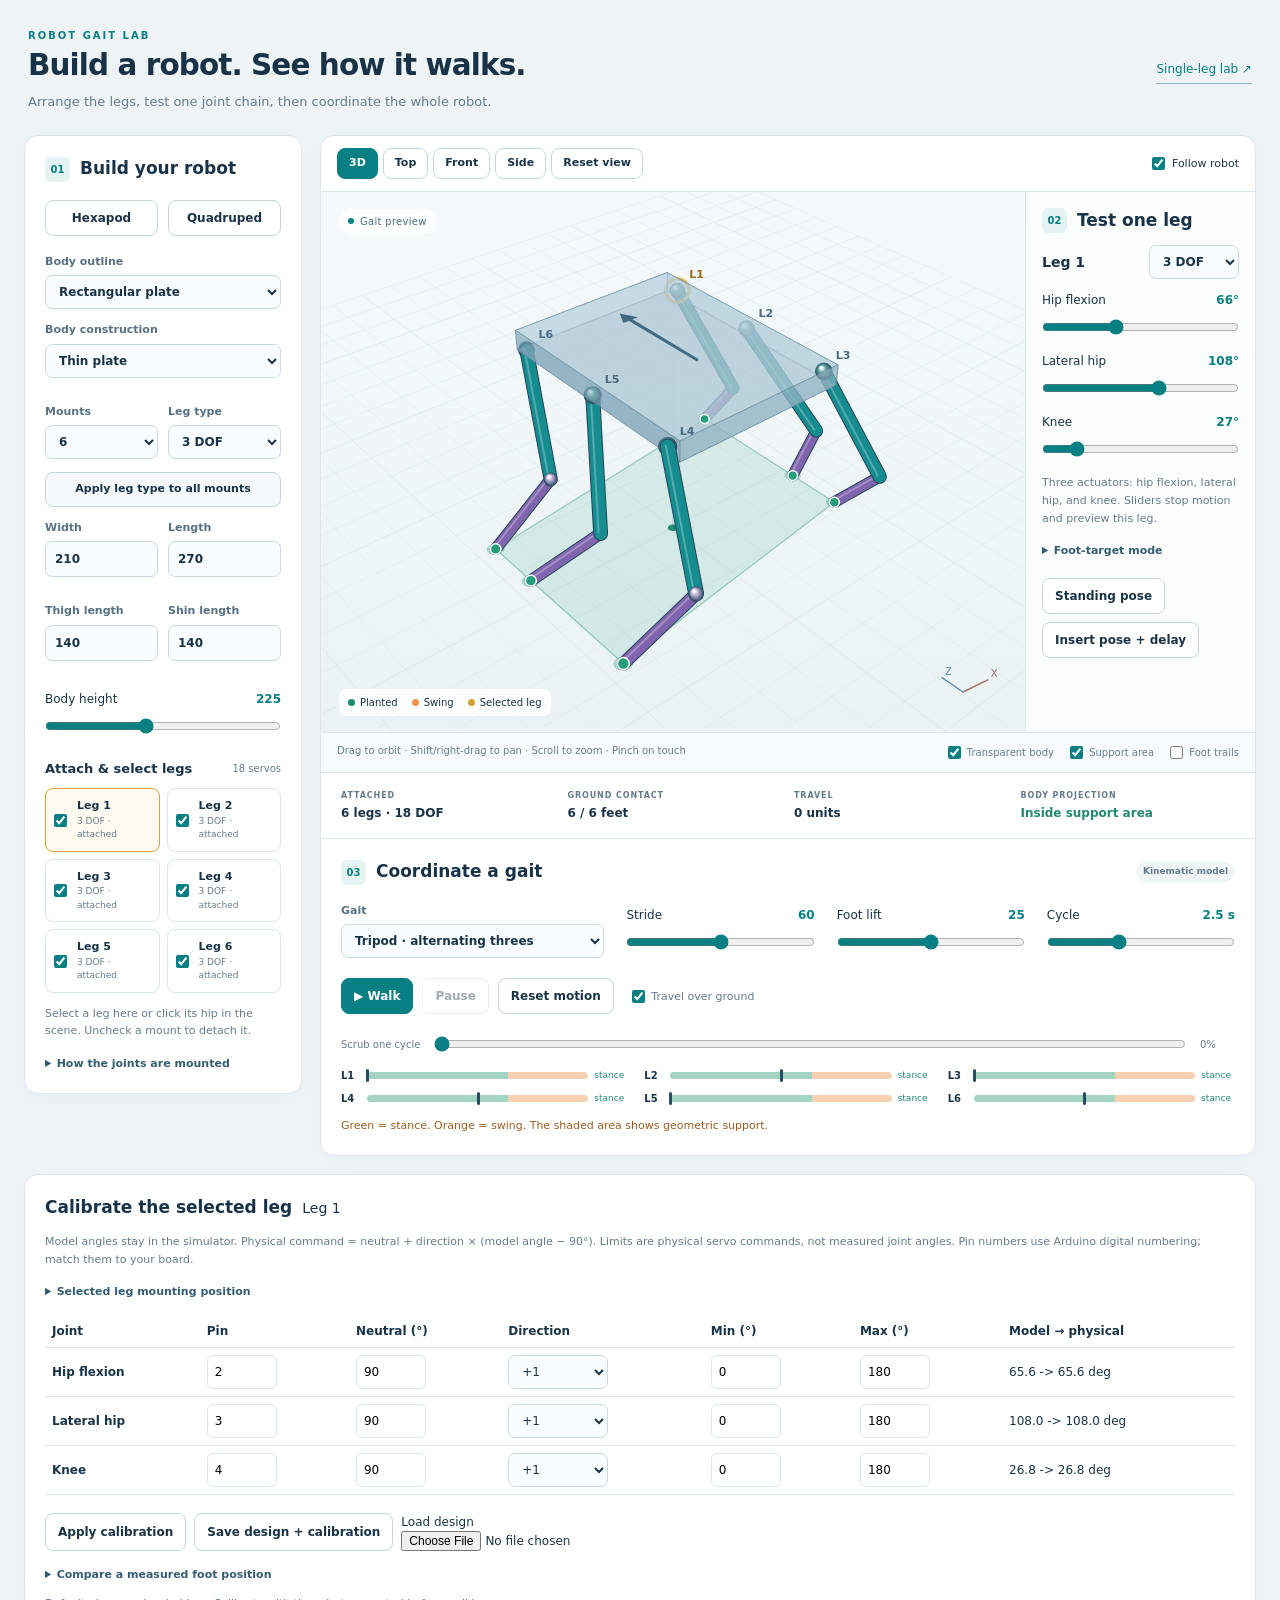
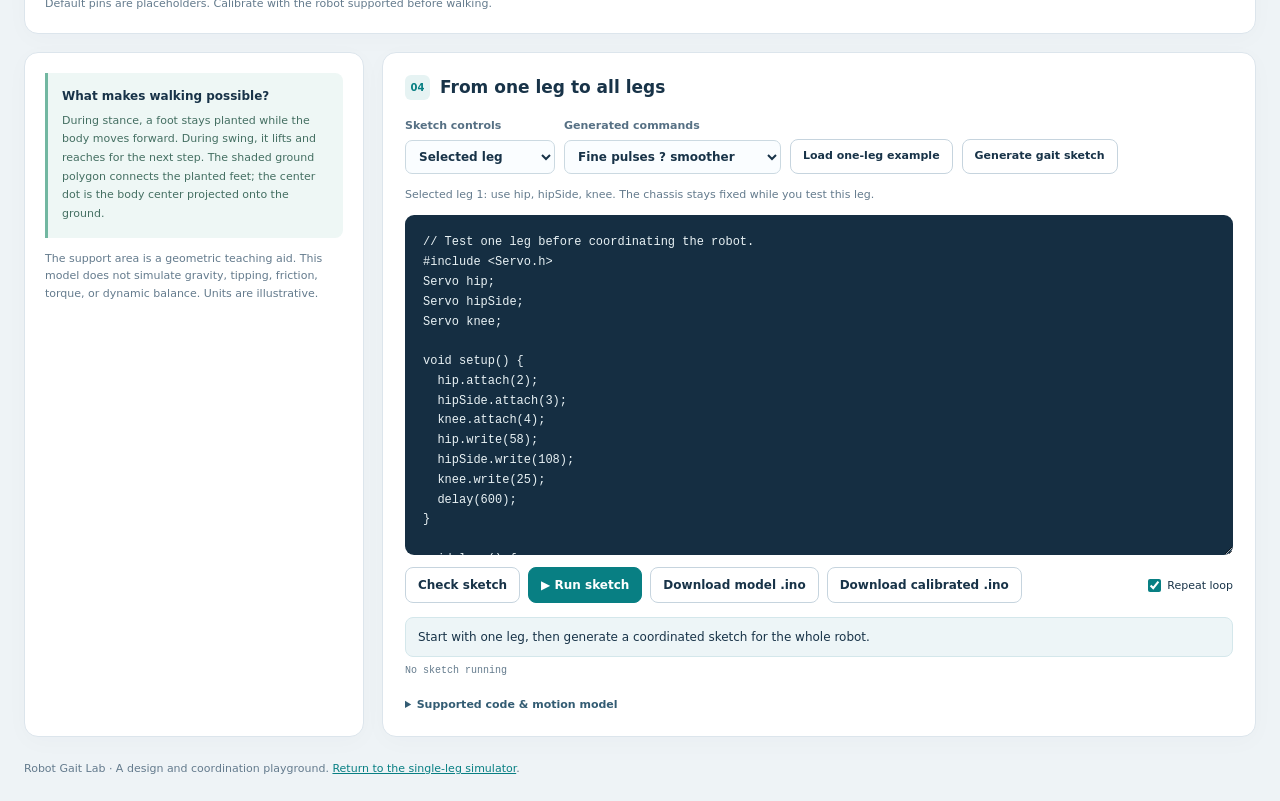
<file: index.html>
<!doctype html>
<html lang="en">
<head>
<meta charset="utf-8"><meta name="viewport" content="width=device-width,initial-scale=1">
<title>Robot Gait Lab · Build, Code, Walk</title>
<link rel="stylesheet" href="robot.css">
</head>
<body>
<header class="site-header">
  <div><div class="eyebrow">ROBOT GAIT LAB</div><h1>Build a robot. See how it walks.</h1><p>Arrange the legs, test one joint chain, then coordinate the whole robot.</p></div>
  <a class="nav-link" href="single-leg.html">Single-leg lab ↗</a>
</header>
<main>
  <section class="workspace">
    <aside class="card designer">
      <div class="section-heading"><span class="step">01</span><h2>Build your robot</h2></div>
      <div class="preset-row"><button id="presetSix">Hexapod</button><button id="presetFour">Quadruped</button></div>
      <label class="field" for="plateShape">Body outline<select id="plateShape"><option value="rectangle">Rectangular plate</option><option value="circle">Circular plate</option></select></label>
      <label class="field" for="bodyStyle">Body construction<select id="bodyStyle"><option value="plate">Thin plate</option><option value="box">Raised box / drum</option></select></label>
      <div class="two-fields">
        <label class="field" for="legCount">Mounts<select id="legCount"><option>2</option><option>3</option><option>4</option><option>5</option><option selected>6</option><option>7</option><option>8</option></select></label>
        <label class="field" for="allDof">Leg type<select id="allDof"><option value="3">3 DOF</option><option value="2">2 DOF</option></select></label>
      </div>
      <button class="wide subtle" id="applyDof">Apply leg type to all mounts</button>
      <div id="rectangleSize" class="two-fields">
        <label class="field" for="plateWidth">Width<input id="plateWidth" type="number" min="150" max="320" step="10" value="210"></label>
        <label class="field" for="plateLength">Length<input id="plateLength" type="number" min="180" max="380" step="10" value="270"></label>
      </div>
      <label id="circleSize" class="field" for="plateRadius" hidden>Radius<input id="plateRadius" type="number" min="100" max="200" step="5" value="145"></label>
      <div class="two-fields"><label class="field" for="thighLength">Thigh length<input id="thighLength" type="number" min="50" max="250" value="140"></label><label class="field" for="shinLength">Shin length<input id="shinLength" type="number" min="50" max="250" value="140"></label></div>
      <label class="slider-field" for="bodyHeight"><span>Body height <output id="heightValue">225</output></span><input id="bodyHeight" type="range" min="60" max="450" step="1" value="225"></label>
      <div class="mini-heading"><h3>Attach & select legs</h3><span id="motorCount">18 servos</span></div>
      <div id="mountList" class="mount-list" aria-label="Leg mounts"></div>
      <p class="hint">Select a leg here or click its hip in the scene. Uncheck a mount to detach it.</p>
      <details class="mount-explanation"><summary>How the joints are mounted</summary><p>Hip flexion and knee bend swing in the forward direction. A 2-DOF leg has a fixed 18° outward mount. A 3-DOF leg adds an active lateral hip joint. All forward-swing axes stay aligned as you change the plate shape.</p></details>
    </aside>

    <section class="card stage-card">
      <div class="stage-toolbar">
        <div class="view-buttons" role="group" aria-label="Camera views">
          <button class="selected" data-camera="iso">3D</button><button data-camera="top">Top</button><button data-camera="front">Front</button><button data-camera="side">Side</button><button id="resetView" aria-label="Reset camera">Reset view</button>
        </div>
        <label><input id="followCamera" type="checkbox" checked> Follow robot</label>
      </div>
<div class="scene-and-joints">      <div class="canvas-wrap">
        <canvas id="robotScene" aria-label="Interactive walking robot on a ground plane"></canvas>
        <div class="scene-tag"><span class="live-dot"></span><span id="sceneMode">Gait preview</span></div>
        <div class="scene-legend"><span><i class="stance-dot"></i> Planted</span><span><i class="swing-dot"></i> Swing</span><span><i class="selected-dot"></i> Selected leg</span></div>
      </div>
    <section class="joint-panel">
      <div class="section-heading"><span class="step">02</span><h2>Test one leg</h2></div>
      <div class="selected-heading"><strong id="selectedLegLabel">Leg 1</strong><label class="field compact" for="selectedDof"><select id="selectedDof" aria-label="Selected leg degrees of freedom"><option value="3">3 DOF</option><option value="2">2 DOF</option></select></label></div>
      <label class="slider-field" for="jointHip"><span>Hip flexion <output id="jointHipValue">90°</output></span><input id="jointHip" type="range" min="0" max="180" step="1" value="90"></label>
      <label class="slider-field" for="jointSide"><span>Lateral hip <output id="jointSideValue">90°</output></span><input id="jointSide" type="range" min="0" max="180" step="1" value="90"></label>
      <label class="slider-field" for="jointKnee"><span>Knee <output id="jointKneeValue">90°</output></span><input id="jointKnee" type="range" min="0" max="180" step="1" value="90"></label>
      <p id="jointHint" class="hint"></p>
      <details class="target-controls"><summary>Foot-target mode</summary>
        <label class="field" for="targetPlane">Drag plane<select id="targetPlane"><option value="xy">XY / front</option><option value="xz">XZ / top</option><option value="yz">YZ / side</option></select></label>
        <p class="hint">Hip-relative: X sideways, Y down, Z forward. Drag the ring; the third coordinate stays fixed.</p>
        <div class="target-fields"><label>X<input id="targetX" type="number" step="1"></label><label>Y<input id="targetY" type="number" step="1"></label><label>Z<input id="targetZ" type="number" step="1"></label></div>
        <button id="enableTarget">Target current foot</button><button id="applyTarget">Move to target</button>
        <p id="targetStatus" role="status" class="hint">Select Target current foot to start.</p>
      </details>
      <div class="button-row"><button id="restLeg">Standing pose</button><button id="insertPose">Insert pose + delay</button></div>
    </section>
</div>
      <div class="scene-options">
        <span>Drag to orbit · Shift/right-drag to pan · Scroll to zoom · Pinch on touch</span>
        <div><label><input id="transparentPlate" type="checkbox" checked> Transparent body</label><label><input id="showSupport" type="checkbox" checked> Support area</label><label><input id="footTrails" type="checkbox"> Foot trails</label></div>
      </div>
      <div class="readouts">
        <div><span>ATTACHED</span><strong id="legSummary">6 legs · 18 DOF</strong></div>
        <div><span>GROUND CONTACT</span><strong id="contactSummary">6 / 6 feet</strong></div>
        <div><span>TRAVEL</span><strong id="distanceSummary">0 units</strong></div>
        <div><span>BODY PROJECTION</span><strong id="supportSummary">Inside support area</strong></div>
      </div>
      <div class="gait-console">
        <div class="section-heading"><span class="step">03</span><h2>Coordinate a gait</h2><span class="model-chip">Kinematic model</span></div>
        <div class="gait-controls">
          <label class="field" for="gaitType">Gait<select id="gaitType"></select></label>
          <label class="slider-field" for="stride"><span>Stride <output id="strideValue">60</output></span><input id="stride" type="range" min="20" max="100" step="5" value="60"></label>
          <label class="slider-field" for="lift"><span>Foot lift <output id="liftValue">25</output></span><input id="lift" type="range" min="5" max="45" step="1" value="25"></label>
          <label class="slider-field" for="period"><span>Cycle <output id="periodValue">2.5 s</output></span><input id="period" type="range" min="1" max="5" step="0.25" value="2.5"></label>
        </div>
        <div class="playback-row"><button class="primary" id="walk">▶ Walk</button><button id="pauseMotion" disabled>Pause</button><button id="resetMotion">Reset motion</button><label><input id="moveBody" type="checkbox" checked> Travel over ground</label></div>
        <label class="phase-control" for="cyclePhase"><span>Scrub one cycle</span><input id="cyclePhase" type="range" min="0" max="1000" value="0"><output id="phaseValue">0%</output></label>
        <div id="phaseTracks" class="phase-tracks" aria-label="Leg stance and swing phases"></div>
        <p id="reachMessage" class="reach-message" aria-live="polite"></p>
      </div>
    </section>
  </section>

  <section class="card hardware-panel">
    <div class="section-heading"><h2>Calibrate the selected leg</h2><span id="calibrationLeg"></span></div>
    <p class="hint">Model angles stay in the simulator. Physical command = neutral + direction &times; (model angle &minus; 90&deg;). Limits are physical servo commands, not measured joint angles. Pin numbers use Arduino digital numbering; match them to your board.</p>
    <details><summary>Selected leg mounting position</summary><p class="hint">Body-relative X and Z; hip height stays at the body mounting plane. Custom mounts are preserved when body dimensions change.</p><div class="button-row"><label>X <input id="mountX" type="number" min="-400" max="400"></label><label>Z <input id="mountZ" type="number" min="-400" max="400"></label><button id="applyMount">Apply mount</button><button id="resetMount">Use automatic mount</button></div></details>
    <div class="calibration-scroll"><table class="calibration-table"><thead><tr><th>Joint</th><th>Pin</th><th>Neutral (&deg;)</th><th>Direction</th><th>Min (&deg;)</th><th>Max (&deg;)</th><th>Model &rarr; physical</th></tr></thead><tbody id="calibrationRows"></tbody></table></div>
    <div class="button-row"><button id="applyCalibration">Apply calibration</button><button id="saveDesign">Save design + calibration</button><label class="import-label">Load design<input id="loadDesign" type="file" accept="application/json,.json"></label></div>
    <details><summary>Compare a measured foot position</summary><p class="hint">With the real robot held still, measure the selected foot relative to its hip: X sideways, Y down, Z forward. Use the same units as your link dimensions. Capture pairs of measured and simulated positions for your report.</p><div class="button-row"><label>X <input id="measuredX" type="number" step="0.1"></label><label>Y <input id="measuredY" type="number" step="0.1"></label><label>Z <input id="measuredZ" type="number" step="0.1"></label><button id="captureMeasurement">Capture comparison</button><button id="downloadMeasurements" disabled>Download comparisons CSV</button></div><p id="measurementStatus" role="status" class="hint">No measurements recorded.</p></details>
    <p id="calibrationStatus" role="status" class="hint">Default pins are placeholders. Calibrate with the robot supported before walking.</p>
  </section>
  <section class="bench-grid">
<section class="card learning-panel">      <div class="teaching-note"><strong>What makes walking possible?</strong><p>During stance, a foot stays planted while the body moves forward. During swing, it lifts and reaches for the next step. The shaded ground polygon connects the planted feet; the center dot is the body center projected onto the ground.</p></div>
      <p class="hint">The support area is a geometric teaching aid. This model does not simulate gravity, tipping, friction, torque, or dynamic balance. Units are illustrative.</p>
    </section>

    <section class="card code-panel">
      <div class="section-heading"><span class="step">04</span><h2>From one leg to all legs</h2></div>
      <div class="code-toolbar">
        <label class="field compact" for="codeScope">Sketch controls<select id="codeScope"><option value="one">Selected leg</option><option value="all">Whole robot</option></select></label>
        <label class="field compact" for="codePrecision">Generated commands<select id="codePrecision"><option value="pulse">Fine pulses ? smoother</option><option value="degrees">Whole degrees ? beginner</option></select></label>
        <button id="loadExample">Load one-leg example</button><button id="generateGait">Generate gait sketch</button>
      </div>
      <p id="codeScopeHelp" class="hint">Use hip, hipSide, and knee for the selected leg.</p>
      <textarea id="robotCode" spellcheck="false" aria-label="Robot Arduino sketch"></textarea>
      <div class="code-actions"><button id="checkCode">Check sketch</button><button id="runCode" class="primary">▶ Run sketch</button><button id="downloadCode">Download model .ino</button><button id="downloadHardware">Download calibrated .ino</button><label><input id="repeatCode" type="checkbox" checked> Repeat loop</label></div>
      <div id="notice" class="notice" role="status" aria-live="polite">Start with one leg, then generate a coordinated sketch for the whole robot.</div>
      <p id="codeLine" class="code-line">No sketch running</p>
      <details><summary>Supported code & motion model</summary><p>Servo declarations, attach(), write(), writeMicroseconds(), delay(), initialized variables, assignments, and arithmetic. Setup runs once; loop repeats with persistent globals. Control flow and custom functions are not supported.</p><p>One-leg sketches hold the chassis still. Code playback interpolates continuously between samples. Whole-robot sketches estimate travel from the motion of retained ground contacts; the slip readout shows disagreement between feet. Generated gait previews use exact planted-foot trajectories. Arbitrary code may lift every foot or penetrate the ground; the model shows this rather than inventing balance.</p><p>Generate gait sketch defaults to finer writeMicroseconds() commands using the Servo library?s default 544?2400 us angle mapping. Whole-degree write() commands remain available, but their foot paths are less precise. This is a preview interpolation, not a physical servo response model.</p><p>Exported pins are placeholders. Match pins, servo orientation, neutral offsets, and travel limits to the actual hardware.</p></details>
    </section>
  </section>
</main>
<footer>Robot Gait Lab · A design and coordination playground. <a href="single-leg.html">Return to the single-leg simulator</a>.</footer>
<script src="robot-core.js"></script><script src="robot-arduino.js"></script><script src="robot-motion.js"></script><script src="robot-hardware.js"></script><script src="robot-app.js"></script>
</body>
</html>
</file>
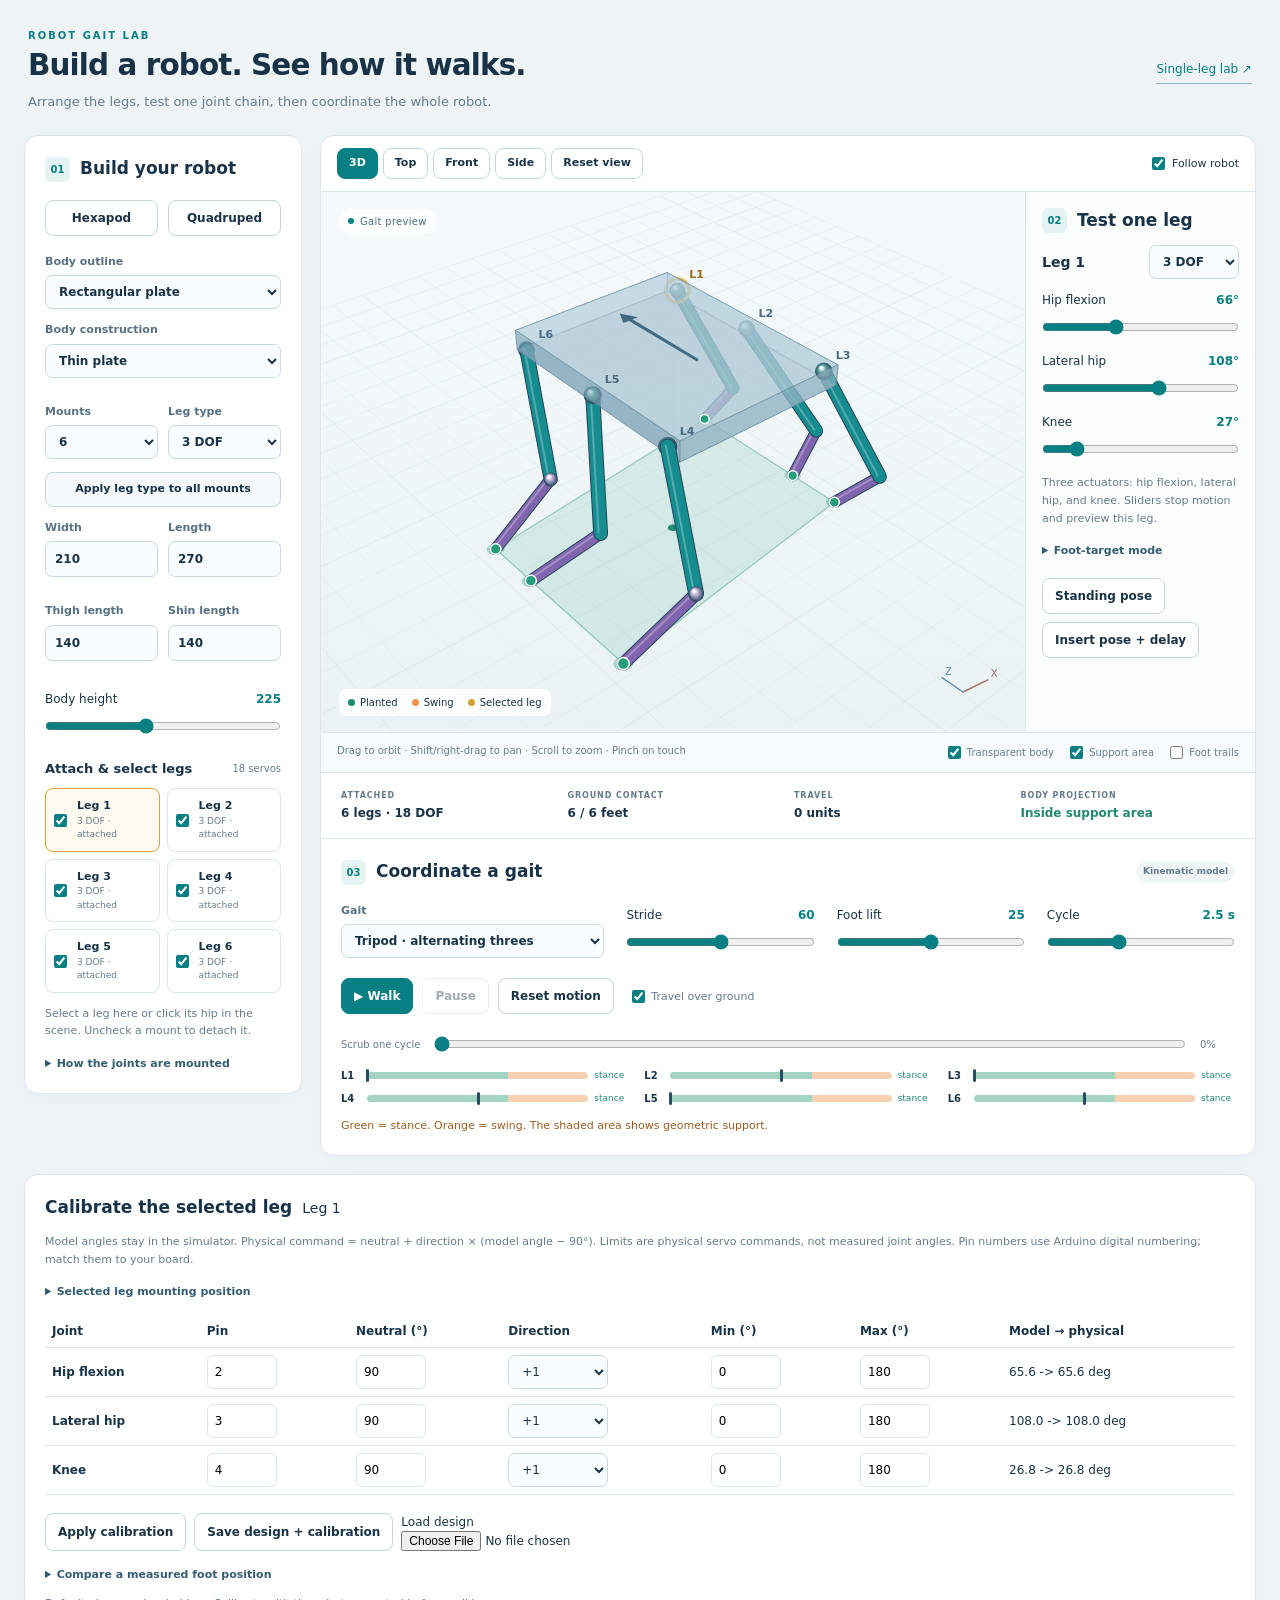
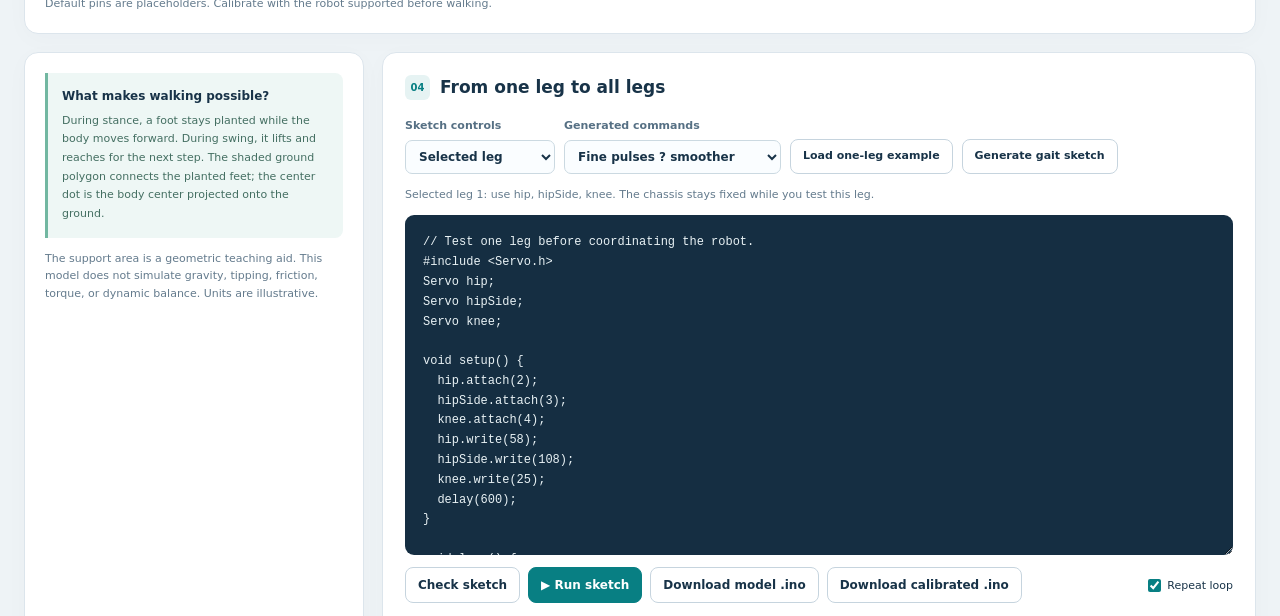
<file: robot.html>
<!doctype html>
<html lang="en"><head><meta charset="utf-8"><meta name="viewport" content="width=device-width,initial-scale=1"><title>Robot Gait Lab</title><meta http-equiv="refresh" content="0;url=index.html"></head><body><p><a href="index.html">Open Robot Gait Lab</a></p></body></html>
</file>
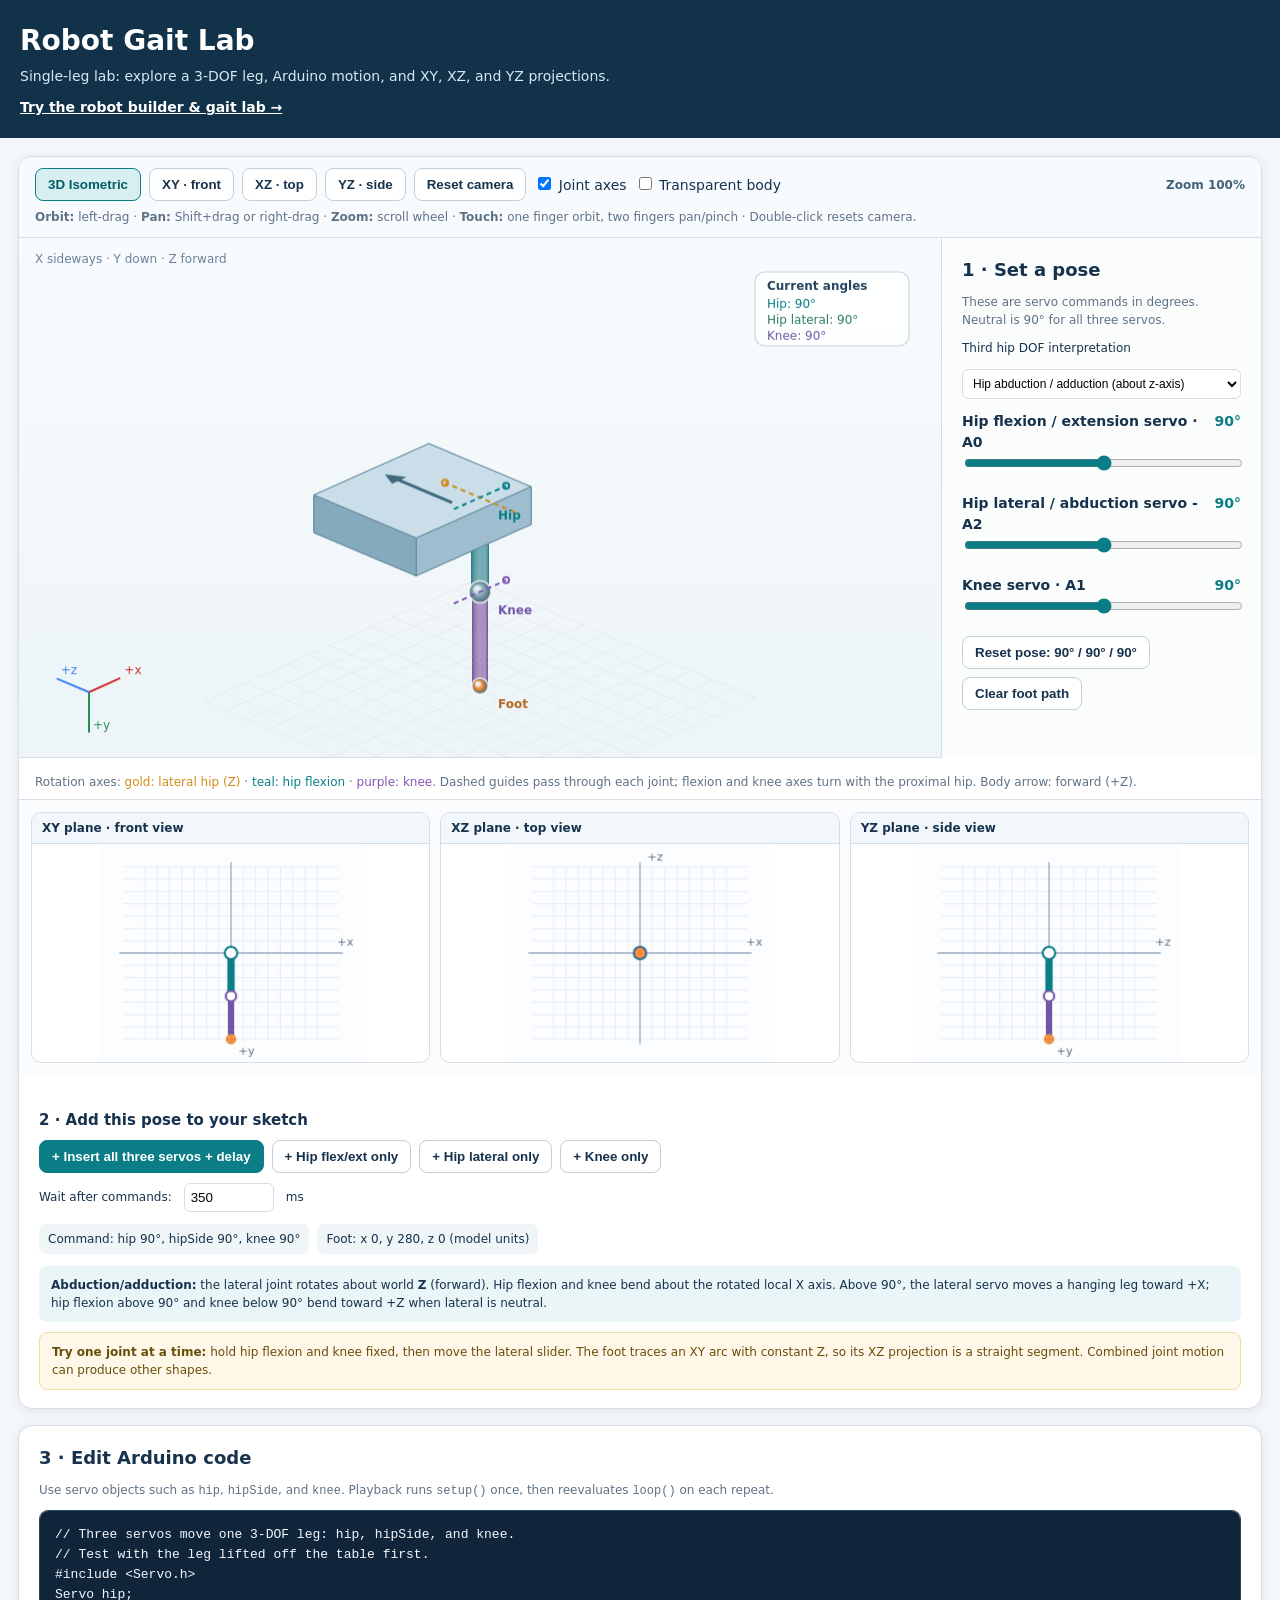
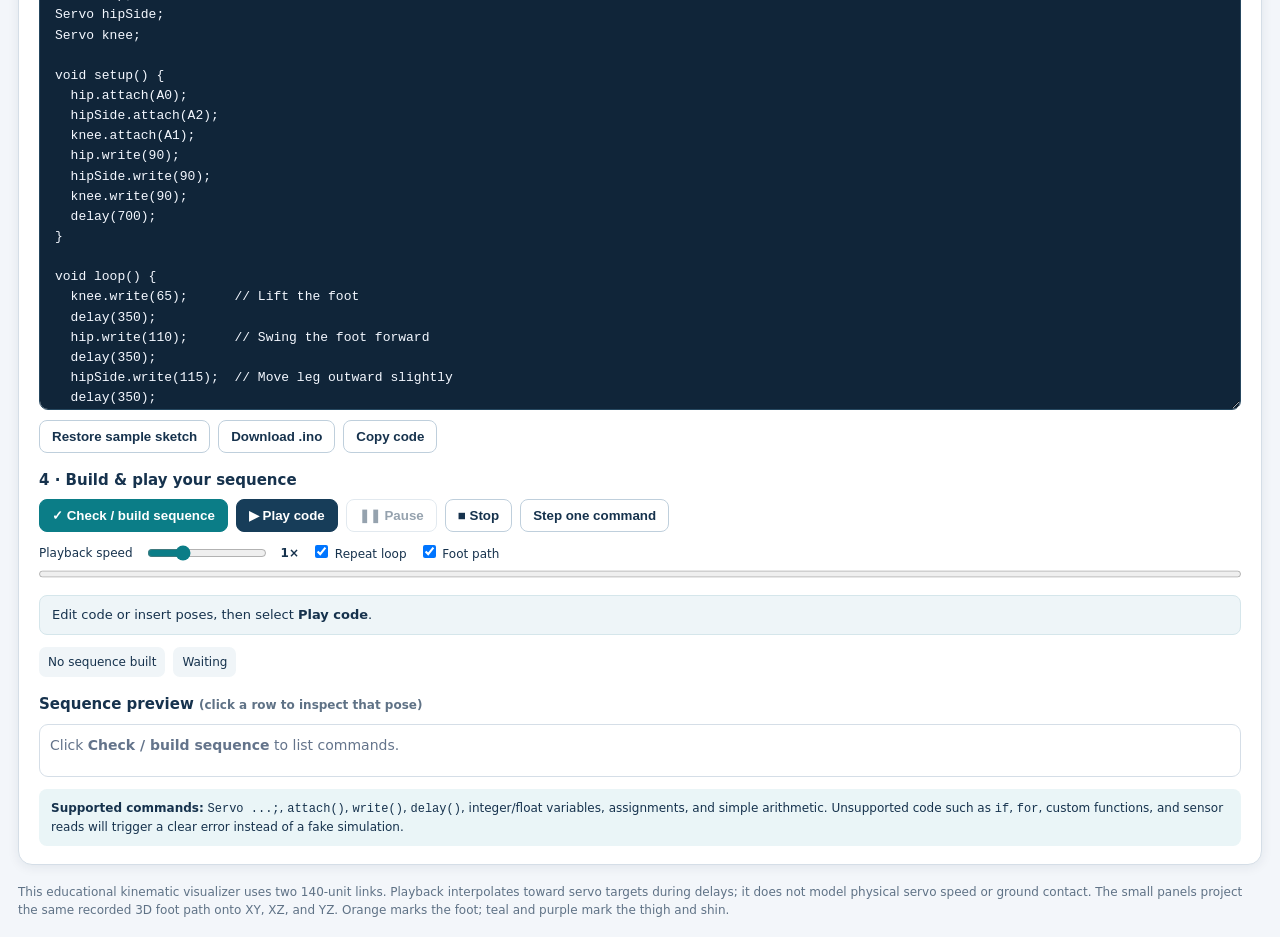
<file: single-leg.html>
<!DOCTYPE html>
<html lang="en">
<head>
<meta charset="UTF-8" />
<meta name="viewport" content="width=device-width, initial-scale=1.0" />
<title>Robot Gait Lab | Single-leg lab</title>
<style>
:root{--navy:#16324d;--teal:#0b7d87;--purple:#7156a5;--orange:#ef8b35;--green:#2e8b57;--border:#d5dee7;--bg:#f3f6fa;--panel:#fff;--muted:#5f7286}
*{box-sizing:border-box} body{margin:0;font:14px/1.5 system-ui,-apple-system,Segoe UI,Roboto,sans-serif;background:var(--bg);color:var(--navy)}
header{background:#123249;color:#fff;padding:20px max(20px,calc((100vw - 1500px)/2))} header h1{margin:0 0 4px;font-size:28px} header p{margin:0;color:#d6e8f3}
main{max-width:1500px;margin:auto;padding:18px;display:grid;grid-template-columns:minmax(470px,1.05fr) minmax(430px,1fr);gap:16px}
.panel{background:var(--panel);border:1px solid var(--border);border-radius:14px;box-shadow:0 2px 12px rgba(16,42,66,.08);overflow:hidden}.pad{padding:18px 20px}
h2{margin:0 0 10px;font-size:18px}h3{margin:16px 0 8px;font-size:15px}p{margin:0 0 10px}.small{font-size:12px;color:var(--muted)}
canvas{display:block;width:100%;height:auto;background:linear-gradient(#fbfdff,#f7fbff);touch-action:none;cursor:grab} canvas.dragging{cursor:grabbing}
#scene{border-bottom:1px solid var(--border)} .viewport-tools{padding:11px 16px;border-bottom:1px solid var(--border);background:#f8fbfe}.viewport-tools .actions{align-items:center}
button{cursor:pointer;border:1px solid #bfcfdc;background:#fff;border-radius:8px;padding:8px 12px;color:var(--navy);font-weight:650} button.primary{background:var(--teal);color:#fff;border-color:var(--teal)} button.dark{background:#173d59;color:#fff;border-color:#173d59} button:disabled{opacity:.45;cursor:default}
button:focus-visible,textarea:focus-visible,input:focus-visible,select:focus-visible{outline:3px solid #87d2e9;outline-offset:2px}
.view-btn.selected{background:#d8eff1;border-color:#0b7d87;color:#045c65}.view-help{font-size:12px;color:var(--muted);margin-top:7px}.view-state{font-size:12px;font-weight:650;color:#426076;margin-left:auto}
.slider-row{margin:12px 0 16px}.slider-label{display:flex;justify-content:space-between;font-weight:650}.v{color:var(--teal);font-variant-numeric:tabular-nums} input[type=range]{width:100%;accent-color:var(--teal)} input[type=number], select{padding:6px;border:1px solid var(--border);border-radius:6px;background:#fff} input[type=number]{width:90px}
.actions{display:flex;gap:8px;flex-wrap:wrap}.controls{display:flex;gap:12px;flex-wrap:wrap;align-items:center;font-size:12px;margin-top:10px}.help{background:#eaf5f7;border-radius:8px;padding:10px 12px;font-size:12px;margin-top:12px}
.editor{display:block;width:100%;min-height:500px;resize:vertical;background:#102539;color:#f4f8ff;border:1px solid #264860;border-radius:9px;padding:14px 15px;font:13px/1.55 ui-monospace,SFMono-Regular,Consolas,monospace;tab-size:2;white-space:pre;overflow:auto}
.status{border-radius:8px;padding:9px 12px;background:#eef5f8;border:1px solid #d5e6eb;font-size:13px;min-height:40px;margin:11px 0}.status.error{background:#fff0ed;border-color:#f4bcb0;color:#9b3729}.status.ok{background:#edf8f0;border-color:#afd7bb;color:#235f38}
.timeline{max-height:230px;overflow:auto;border:1px solid var(--border);border-radius:9px}.timeline table{width:100%;border-collapse:collapse;font-size:12px}.timeline th{position:sticky;top:0;background:#f2f6fa;text-align:left}.timeline td,.timeline th{padding:7px 9px;border-bottom:1px solid #e9eef2}.timeline tr.active{background:#e0f3f4}.timeline tr{cursor:pointer}
.stats{display:flex;gap:8px;flex-wrap:wrap;margin:12px 0}.stats span{background:#f0f5f8;border-radius:7px;padding:6px 9px;font-size:12px} #progress{width:100%;accent-color:var(--teal)} footer{max-width:1500px;margin:auto;padding:0 18px 20px;font-size:12px;color:var(--muted)}
.subviews{display:grid;grid-template-columns:repeat(3,1fr);gap:10px;padding:12px;border-top:1px solid var(--border);background:#fafcfe}.subview{border:1px solid var(--border);border-radius:10px;overflow:hidden;background:#fff}.subview .label{padding:6px 10px;background:#f2f7fb;border-bottom:1px solid var(--border);font-weight:650;font-size:12px}.subview canvas{width:100%;height:auto;cursor:default}.explain{background:#fff8e8;border:1px solid #f0dca8;color:#694d0a;border-radius:8px;padding:10px 12px;font-size:12px;margin-top:10px}
@media(max-width:1000px){main{grid-template-columns:1fr}.editor{min-height:380px}.subviews{grid-template-columns:1fr}}

main{grid-template-columns:minmax(0,1fr)}
.leg-scene-layout{display:grid;grid-template-columns:minmax(0,1fr) 320px}
#scene{height:520px;width:100%;min-width:0}
.pose-controls{min-width:0;border-left:1px solid var(--border);background:#fbfdfd}
.pose-controls select{max-width:100%;width:100%;font-size:12px}
.subview canvas{max-width:260px;margin:auto}
@media(max-width:750px){main{padding:10px}.leg-scene-layout{grid-template-columns:1fr}#scene{height:260px}.pose-controls{padding:12px;border-left:0;border-top:1px solid var(--border)}.pose-controls h2{margin-bottom:4px}.pose-controls .slider-row{margin:7px 0}.pose-controls .small{display:none}.pose-controls .controls{margin-top:0}.pose-controls button{padding:6px 9px}.subviews{grid-template-columns:repeat(3,minmax(0,1fr));gap:4px;padding:6px}.subview .label{font-size:10px;padding:5px}.slider-label{font-size:12px}}
</style>
</head>
<body>
<header>
  <h1>Robot Gait Lab</h1>
  <p>Single-leg lab: explore a 3-DOF leg, Arduino motion, and XY, XZ, and YZ projections.</p>
  <p style="margin-top:10px"><a href="index.html" style="color:#fff;font-weight:650">Try the robot builder &amp; gait lab &rarr;</a></p>
</header>
<main>
  <section class="panel single-leg-stage">
    <div class="viewport-tools">
      <div class="actions" role="group" aria-label="Camera view presets">
        <button type="button" class="view-btn selected" data-view="iso">3D Isometric</button>
        <button type="button" class="view-btn" data-view="xy">XY · front</button>
        <button type="button" class="view-btn" data-view="xz">XZ · top</button>
        <button type="button" class="view-btn" data-view="yz">YZ · side</button>
        <button type="button" id="resetCamera">Reset camera</button>
        <label><input id="jointAxes" type="checkbox" checked> Joint axes</label>
        <label><input id="transparentBody" type="checkbox"> Transparent body</label>
        <span class="view-state" id="cameraState">Zoom 100%</span>
      </div>
      <div class="view-help"><strong>Orbit:</strong> left-drag · <strong>Pan:</strong> Shift+drag or right-drag · <strong>Zoom:</strong> scroll wheel · <strong>Touch:</strong> one finger orbit, two fingers pan/pinch · Double-click resets camera.</div>
    </div>
<div class="leg-scene-layout">    <canvas id="scene" width="820" height="560" aria-label="Interactive 3D leg visualization"></canvas>
    <div class="pad pose-controls">
      <h2>1 · Set a pose</h2>
      <p class="small">These are servo commands in degrees. Neutral is 90° for all three servos.</p>

      <div class="controls" style="margin-bottom:8px">
        <label for="mode3">Third hip DOF interpretation</label>
        <select id="mode3">
          <option value="abduction">Hip abduction / adduction (about z-axis)</option>
          <option value="yaw">Hip yaw / steering (about y-axis)</option>
        </select>
      </div>

      <div class="slider-row">
        <div class="slider-label"><label for="hipPitch">Hip flexion / extension servo · A0</label><span class="v" id="hipPitchVal">90°</span></div>
        <input id="hipPitch" type="range" min="0" max="180" value="90" step="1" />
      </div>
      <div class="slider-row">
        <div class="slider-label"><label id="sideJointLabel" for="hipSide">Hip lateral servo · A2</label><span class="v" id="hipSideVal">90°</span></div>
        <input id="hipSide" type="range" min="0" max="180" value="90" step="1" />
      </div>
      <div class="slider-row">
        <div class="slider-label"><label for="knee">Knee servo · A1</label><span class="v" id="kneeVal">90°</span></div>
        <input id="knee" type="range" min="0" max="180" value="90" step="1" />
      </div>

      <div class="actions">
        <button id="neutral">Reset pose: 90° / 90° / 90°</button>
        <button id="clearTrail">Clear foot path</button>
      </div>

</div></div>
    <div class="view-help" style="padding:8px 16px">Rotation axes: <span style="color:#d18a19"><span id="axisModeLabel">gold: lateral hip</span></span> &middot; <span style="color:#087f8c">teal: hip flexion</span> &middot; <span style="color:#8556b3">purple: knee</span>. Dashed guides pass through each joint; flexion and knee axes turn with the proximal hip. Body arrow: forward (+Z).</div>
    <div class="subviews">
      <div class="subview"><div class="label">XY plane · front view</div><canvas id="xyView" width="250" height="210" aria-label="XY projection, x right and y down"></canvas></div>
      <div class="subview"><div class="label">XZ plane · top view</div><canvas id="xzView" width="250" height="210" aria-label="XZ projection, x right and z up"></canvas></div>
      <div class="subview"><div class="label">YZ plane · side view</div><canvas id="yzView" width="250" height="210" aria-label="YZ projection, z right and y down"></canvas></div>
    </div>
<div class="pad">      <h3>2 · Add this pose to your sketch</h3>
      <div class="actions">
        <button class="primary" id="insertAll">+ Insert all three servos + delay</button>
        <button id="insertHipPitch">+ Hip flex/ext only</button>
        <button id="insertHipSide">+ Hip lateral only</button>
        <button id="insertKnee">+ Knee only</button>
      </div>
      <div class="controls">
        <label for="wait">Wait after commands:</label>
        <input type="number" id="wait" min="0" max="10000" step="50" value="350" /><span>ms</span>
      </div>

      <div class="stats">
        <span id="poseStat">Command: hip 90°, hipSide 90°, knee 90°</span>
        <span id="footStat">Foot: x 0, y 280, z 0 (model units)</span>
      </div>

      <div class="help" id="modeHelp"></div>
      <div class="explain" id="projectionExplain"></div>
    </div>
  </section>

  <section class="panel">
    <div class="pad">
      <h2>3 · Edit Arduino code</h2>
      <p class="small">Use servo objects such as <code>hip</code>, <code>hipSide</code>, and <code>knee</code>. Playback runs <code>setup()</code> once, then reevaluates <code>loop()</code> on each repeat.</p>
      <textarea id="editor" class="editor" spellcheck="false" aria-label="Editable Arduino sketch"></textarea>
      <div class="actions" style="margin-top:10px">
        <button id="resetCode">Restore sample sketch</button>
        <button id="download">Download .ino</button>
        <button id="copy">Copy code</button>
      </div>

      <h3>4 · Build &amp; play your sequence</h3>
      <div class="actions">
        <button class="primary" id="build">✓ Check / build sequence</button>
        <button class="dark" id="play">▶ Play code</button>
        <button id="pause" disabled>❚❚ Pause</button>
        <button id="stop">■ Stop</button>
        <button id="step">Step one command</button>
      </div>
      <div class="controls">
        <label for="speed">Playback speed</label>
        <input style="width:120px" id="speed" type="range" min="0.25" max="3" step="0.25" value="1" />
        <strong id="speedVal">1×</strong>
        <label><input id="repeat" type="checkbox" checked /> Repeat loop</label>
        <label><input id="showTrail" type="checkbox" checked /> Foot path</label>
      </div>
      <progress id="progress" max="100" value="0"></progress>
      <div id="status" class="status" aria-live="polite">Edit code or insert poses, then select <strong>Play code</strong>.</div>
      <div class="stats"><span id="seqInfo">No sequence built</span><span id="currentInfo">Waiting</span></div>
      <h3>Sequence preview <span class="small">(click a row to inspect that pose)</span></h3>
      <div class="timeline" id="timeline"><p style="padding:10px;color:#64748b">Click <strong>Check / build sequence</strong> to list commands.</p></div>

      <div class="help">
        <strong>Supported commands:</strong> <code>Servo ...;</code>, <code>attach()</code>, <code>write()</code>, <code>delay()</code>, integer/float variables, assignments, and simple arithmetic. Unsupported code such as <code>if</code>, <code>for</code>, custom functions, and sensor reads will trigger a clear error instead of a fake simulation.
      </div>
    </div>
  </section>
</main>
<footer>
  This educational kinematic visualizer uses two 140-unit links. Playback interpolates toward servo targets during delays; it does not model physical servo speed or ground contact. The small panels project the same recorded 3D foot path onto XY, XZ, and YZ. Orange marks the foot; teal and purple mark the thigh and shin.
</footer>
<script>
(() => {
'use strict';
const $ = id => document.getElementById(id);
const sample = `// Three servos move one 3-DOF leg: hip, hipSide, and knee.
// Test with the leg lifted off the table first.
#include <Servo.h>
Servo hip;
Servo hipSide;
Servo knee;

void setup() {
  hip.attach(A0);
  hipSide.attach(A2);
  knee.attach(A1);
  hip.write(90);
  hipSide.write(90);
  knee.write(90);
  delay(700);
}

void loop() {
  knee.write(65);      // Lift the foot
  delay(350);
  hip.write(110);      // Swing the foot forward
  delay(350);
  hipSide.write(115);  // Move leg outward slightly
  delay(350);
  knee.write(90);      // Lower the foot
  delay(350);
  hip.write(90);       // Return hip to neutral
  hipSide.write(90);   // Center the leg again
  delay(350);
}
`;
$('editor').value = sample;

let pose = {hip:90, hipSide:90, knee:90};
let trail = [];
let sequence = [];
let program=null, execution=null, setupEvents=[], loopStartIndex=0;
const neutralPose=()=>({hip:90, hipSide:90, knee:90});
const LINK_LENGTH=140, REACH=2*LINK_LENGTH, MAX_TRAIL_POINTS=2000;
let startPose = {hip:90, hipSide:90, knee:90};
let running=false, paused=false, visibleIndex=-1, runIndex=0, phaseTime=0, lastFrame=0;
let targetPose={hip:90, hipSide:90, knee:90}, tweenStart={hip:90, hipSide:90, knee:90}, tweenActive=false;
function deg2rad(d){ return d*Math.PI/180; }
function clamp(v,a,b){ return Math.max(a,Math.min(b,v)); }
function setStatus(msg,type=''){ $('status').textContent=msg; $('status').className='status'+(type?(' '+type):''); }
function rotateX(v,a){ const c=Math.cos(a), s=Math.sin(a); return [v[0], v[1]*c - v[2]*s, v[1]*s + v[2]*c]; }
function rotateY(v,a){ const c=Math.cos(a), s=Math.sin(a); return [v[0]*c + v[2]*s, v[1], -v[0]*s + v[2]*c]; }
function rotateZ(v,a){ const c=Math.cos(a), s=Math.sin(a); return [v[0]*c - v[1]*s, v[0]*s + v[1]*c, v[2]]; }
function add(a,b){ return [a[0]+b[0], a[1]+b[1], a[2]+b[2]]; }

// Right-handed world: x sideways, y down, z forward. Lateral joint is proximal;
// flexion and knee axes rotate with it. Servo signs encode mounting orientation.
function computeLeg(p, mode=$('mode3').value){
  const L1=LINK_LENGTH, L2=LINK_LENGTH;
  const hipPitch = deg2rad(p.hip - 90);
  const lateral = deg2rad(-(p.hipSide - 90));
  const kneeBend = deg2rad(90 - p.knee);

  let thigh = [0, L1, 0];
  let shin = [0, L2, 0];
  thigh = rotateX(thigh, hipPitch);
  shin  = rotateX(shin, hipPitch + kneeBend);
  if(mode==='abduction'){ thigh = rotateZ(thigh, lateral); shin = rotateZ(shin, lateral); }
  else { thigh = rotateY(thigh, lateral); shin = rotateY(shin, lateral); }

  const hipPt = [0,0,0];
  const kneePt = add(hipPt, thigh);
  const footPt = add(kneePt, shin);
  return {hipPt,kneePt,footPt};
}

const canvas = $('scene');
const ctx = canvas.getContext('2d');
const initialCamera = {yaw:-0.8,pitch:0.45,zoom:1,panX:0,panY:0};
let camera={...initialCamera};
const views={iso:{yaw:-0.8,pitch:0.45},xy:{yaw:0,pitch:0},xz:{yaw:0,pitch:Math.PI/2},yz:{yaw:Math.PI/2,pitch:0}};
function setCameraView(name){ const v=views[name]; if(!v) return; camera={...camera,yaw:v.yaw,pitch:v.pitch,zoom:1,panX:0,panY:0}; updateCameraUi(name); drawAll(); }
function updateCameraUi(selected){ document.querySelectorAll('.view-btn').forEach(b=>b.classList.toggle('selected',b.dataset.view===selected)); $('cameraState').textContent=`Zoom ${Math.round(camera.zoom*100)}%`; }
function detachView(){ updateCameraUi(null); }
function project3D(pt){ let [x,y,z]=pt; const cy=Math.cos(camera.yaw), sy=Math.sin(camera.yaw); const xx=x*cy + z*sy, zz=-x*sy + z*cy; const cp=Math.cos(camera.pitch), sp=Math.sin(camera.pitch); const yy=y*cp - zz*sp; const scale=Math.min(canvas.width-80,canvas.height-100)/(2*REACH)*camera.zoom; return {x:canvas.width/2 + camera.panX + xx*scale, y:canvas.height/2 + camera.panY + yy*scale}; }

// input / camera controls
const pointers=new Map(); let priorGesture=null;
function pointerPosition(e){ const rect=canvas.getBoundingClientRect(); return {x:(e.clientX-rect.left)*canvas.width/rect.width, y:(e.clientY-rect.top)*canvas.height/rect.height, button:e.button,shift:e.shiftKey}; }
canvas.addEventListener('contextmenu',e=>e.preventDefault());
canvas.addEventListener('pointerdown',e=>{ e.preventDefault(); canvas.setPointerCapture(e.pointerId); const p=pointerPosition(e); p.mode=(e.button===2||e.button===1||e.shiftKey)?'pan':'orbit'; pointers.set(e.pointerId,p); priorGesture=null; canvas.classList.add('dragging'); });
canvas.addEventListener('pointermove',e=>{ if(!pointers.has(e.pointerId)) return; e.preventDefault(); const p=pointerPosition(e); if(pointers.size===1){ const prev=pointers.get(e.pointerId), dx=p.x-prev.x, dy=p.y-prev.y; if(prev.mode==='pan'){ camera.panX+=dx; camera.panY+=dy; } else { camera.yaw+=dx*.008; camera.pitch=clamp(camera.pitch+dy*.008,-Math.PI/2,Math.PI/2);} pointers.set(e.pointerId,{...p,mode:prev.mode}); priorGesture=null; } else { pointers.set(e.pointerId,{...p,mode:'pan'}); const arr=[...pointers.values()].slice(0,2); const mid={x:(arr[0].x+arr[1].x)/2,y:(arr[0].y+arr[1].y)/2}; const dist=Math.hypot(arr[0].x-arr[1].x,arr[0].y-arr[1].y); if(priorGesture){ camera.panX+=mid.x-priorGesture.x; camera.panY+=mid.y-priorGesture.y; if(priorGesture.dist>5) camera.zoom=clamp(camera.zoom*(dist/priorGesture.dist),.25,4);} priorGesture={...mid,dist}; } detachView(); drawAll(); });
function releasePointer(e){ pointers.delete(e.pointerId); priorGesture=null; if(!pointers.size) canvas.classList.remove('dragging'); }
canvas.addEventListener('pointerup',releasePointer); canvas.addEventListener('pointercancel',releasePointer);
canvas.addEventListener('wheel',e=>{ e.preventDefault(); const before=camera.zoom; camera.zoom=clamp(camera.zoom*Math.exp(-e.deltaY*.0015),.25,4); const p=pointerPosition(e), cx=canvas.width/2+camera.panX, cy=canvas.height/2+camera.panY; const k=camera.zoom/before; camera.panX+=(p.x-cx)*(1-k); camera.panY+=(p.y-cy)*(1-k); detachView(); drawAll(); },{passive:false});
canvas.addEventListener('dblclick',()=>setCameraView('iso'));
document.querySelectorAll('.view-btn').forEach(b=>b.addEventListener('click',()=>setCameraView(b.dataset.view))); $('resetCamera').onclick=()=>setCameraView('iso');

function updateModeHelp(){
  const mode=$('mode3').value;
  $('sideJointLabel').textContent=(mode==='yaw'?'Hip yaw / horizontal swing':'Hip lateral / abduction')+' servo - A2';
  $('axisModeLabel').textContent=mode==='yaw'?'gold: vertical hip yaw (Y)':'gold: lateral hip (Z)';
  if(mode==='abduction'){
    $('modeHelp').innerHTML='<strong>Abduction/adduction:</strong> the lateral joint rotates about world <strong>Z</strong> (forward). Hip flexion and knee bend about the rotated local X axis. Above 90°, the lateral servo moves a hanging leg toward +X; hip flexion above 90° and knee below 90° bend toward +Z when lateral is neutral.';
    $('projectionExplain').innerHTML='<strong>Try one joint at a time:</strong> hold hip flexion and knee fixed, then move the lateral slider. The foot traces an XY arc with constant Z, so its XZ projection is a straight segment. Combined joint motion can produce other shapes.';
  } else {
    $('modeHelp').innerHTML='<strong>Yaw/steering:</strong> the lateral joint rotates about world <strong>Y</strong> (down). Hip flexion and knee bend about the rotated local X axis. Above 90°, the yaw servo turns a forward-displaced foot toward −X.';
    $('projectionExplain').innerHTML='<strong>Try a bent pose:</strong> hold hip and knee fixed, then move yaw. A foot away from the Y axis sweeps an XZ arc; a straight vertical leg stays still. XZ views show +Z upward.';
  }
}
$('mode3').addEventListener('change',()=>{ stop(); trail=[]; updateModeHelp(); drawAll(); setStatus('Joint interpretation changed. Playback stopped; the sketch is ready to replay.'); });

function drawGrid3D(){ ctx.save(); ctx.strokeStyle='#e6edf3'; ctx.lineWidth=1; for(let i=-260;i<=260;i+=40){ const a=project3D([i,300,-260]), b=project3D([i,300,260]); const c=project3D([-260,300,i]), d=project3D([260,300,i]); ctx.beginPath(); ctx.moveTo(a.x,a.y); ctx.lineTo(b.x,b.y); ctx.stroke(); ctx.beginPath(); ctx.moveTo(c.x,c.y); ctx.lineTo(d.x,d.y); ctx.stroke(); } ctx.restore(); }
function drawAxes3D(){
  const origin=project3D([0,0,0]), anchor={x:70,y:canvas.height-65};
  const axes=[[[60,0,0],'#c33','+x'],[[0,60,0],'#2e8b57','+y'],[[0,0,60],'#3b82f6','+z']];
  ctx.font='12px system-ui,sans-serif';
  axes.forEach(([axis,col,label])=>{
    const q=project3D(axis), dx=(q.x-origin.x)/camera.zoom, dy=(q.y-origin.y)/camera.zoom;
    if(Math.hypot(dx,dy)<8)return;
    const p={x:anchor.x+dx,y:anchor.y+dy};
    ctx.strokeStyle=col;ctx.fillStyle=col;ctx.lineWidth=2;
    ctx.beginPath();ctx.moveTo(anchor.x,anchor.y);ctx.lineTo(p.x,p.y);ctx.stroke();ctx.fillText(label,p.x+4,p.y-4);
  });
}
function drawJointLabels(H,K,F){
  const placed=[], points=[];
  ctx.font='600 12px system-ui';
  // If joints overlap in a projection, show only the foremost foot label.
  for(const [p,label,color,width] of [[F,'Foot','#b7671e',30],[K,'Knee','#7156a5',34],[H,'Hip','#0b7d87',24]]){
    if(points.some(q=>Math.hypot(p.x-q.x,p.y-q.y)<25))continue;
    points.push(p);
    for(const [dx,dy] of [[18,22],[18,-8],[-width-18,-8]]){
      const x=p.x+dx,y=p.y+dy, box={x,y:y-13,w:width,h:16};
      if(x<10||x+width>canvas.width-10||y<45||y>canvas.height-10)continue;
      if(x+width>canvas.width-186&&y<115)continue;
      if(placed.some(b=>box.x<b.x+b.w&&box.x+box.w>b.x&&box.y<b.y+b.h&&box.y+box.h>b.y))continue;
      ctx.fillStyle=color;ctx.fillText(label,x,y);placed.push(box);break;
    }
  }
}

// Axis directions are in world coordinates, matching the proximal lateral rotation.
function jointAxes(p,mode=$('mode3').value){
  const lateral=deg2rad(-(p.hipSide-90)),flex=mode==='abduction'?rotateZ([1,0,0],lateral):rotateY([1,0,0],lateral);
  const {hipPt,kneePt}=computeLeg(p,mode);
  return [{point:hipPt,direction:mode==='abduction'?[0,0,1]:[0,1,0],color:'#d18a19',radius:65},
    {point:hipPt,direction:flex,color:'#087f8c',radius:50},{point:kneePt,direction:flex,color:'#8556b3',radius:50}];
}
function drawJointAxes(){
  if(!$('jointAxes').checked)return;
  ctx.save();ctx.lineWidth=2;ctx.setLineDash([5,4]);
  for(const axis of jointAxes(pose)){
    const a=project3D(add(axis.point,axis.direction.map(v=>-v*axis.radius))),b=project3D(add(axis.point,axis.direction.map(v=>v*axis.radius)));
    ctx.strokeStyle=axis.color;ctx.beginPath();ctx.moveTo(a.x,a.y);ctx.lineTo(b.x,b.y);ctx.stroke();
    ctx.setLineDash([]);ctx.beginPath();ctx.arc(b.x,b.y,3,0,Math.PI*2);ctx.stroke();ctx.setLineDash([5,4]);
  }
  ctx.restore();
}
$('jointAxes').onchange=drawAll;$('transparentBody').onchange=drawAll;
function drawMainScene(){
  const {hipPt,kneePt,footPt} = computeLeg(pose);
  ctx.clearRect(0,0,canvas.width,canvas.height); const sky=ctx.createLinearGradient(0,0,0,canvas.height);sky.addColorStop(0,'#f8fbfd');sky.addColorStop(1,'#edf5f8');ctx.fillStyle=sky; ctx.fillRect(0,0,canvas.width,canvas.height); drawGrid3D();
  ctx.fillStyle='#688198'; ctx.font='12px system-ui'; ctx.fillText('X sideways · Y down · Z forward',16,25);
  const H=project3D(hipPt), K=project3D(kneePt), F=project3D(footPt);
  if($('showTrail').checked && trail.length>1){ ctx.beginPath(); ctx.strokeStyle='#efb98b'; ctx.lineWidth=2.2; trail.forEach((pt,i)=>{ const p=project3D(pt); if(i===0)ctx.moveTo(p.x,p.y); else ctx.lineTo(p.x,p.y);}); ctx.stroke(); }
  // Solid rectangular chassis; the hip is mounted on the side at the origin.
  const parts=[];
  const depth=p=>p[1]*Math.sin(camera.pitch)+(-p[0]*Math.sin(camera.yaw)+p[2]*Math.cos(camera.yaw))*Math.cos(camera.pitch);
  function rodSegment(a,b,color,width){parts.push({depth:(depth(a)+depth(b))/2,draw(){const A=project3D(a),B=project3D(b);ctx.lineCap='butt';ctx.beginPath();ctx.moveTo(A.x,A.y);ctx.lineTo(B.x,B.y);ctx.strokeStyle=color;ctx.lineWidth=width;ctx.stroke();const length=Math.hypot(B.x-A.x,B.y-A.y)||1,dx=-(B.y-A.y)/length*width/2,dy=(B.x-A.x)/length*width/2;const shade=ctx.createLinearGradient(A.x-dx,A.y-dy,A.x+dx,A.y+dy);shade.addColorStop(0,color);shade.addColorStop(.35,'#ffffff55');shade.addColorStop(1,color);ctx.strokeStyle=shade;ctx.lineWidth=width-2;ctx.stroke();}});}
  function rod(a,b,color,width){for(let i=0;i<16;i++)rodSegment(a.map((v,j)=>v+(b[j]-v)*i/16),a.map((v,j)=>v+(b[j]-v)*(i+1)/16),color,width);}
  const top=[[-220,-48,-95],[0,-48,-95],[0,-48,95],[-220,-48,95]],bottom=top.map(p=>[p[0],8,p[2]]);
  function bodyFace(points,color,arrow=false){parts.push({depth:points.reduce((sum,p)=>sum+depth(p),0)/points.length,draw(){
    ctx.save();ctx.globalAlpha=$('transparentBody').checked?.45:1;ctx.beginPath();points.forEach((p,i)=>{const q=project3D(p);if(i)ctx.lineTo(q.x,q.y);else ctx.moveTo(q.x,q.y);});ctx.closePath();ctx.fillStyle=color;ctx.strokeStyle='#64899c';ctx.lineWidth=1;ctx.fill();ctx.stroke();ctx.restore();
    if(arrow){
      const a=project3D([-110,-49,-55]),b=project3D([-110,-49,48]);ctx.strokeStyle='#416a80';ctx.lineWidth=3;ctx.beginPath();ctx.moveTo(a.x,a.y);ctx.lineTo(b.x,b.y);ctx.stroke();
      const tip=[[-110,-49,70],[-124,-49,43],[-96,-49,43]].map(project3D);ctx.fillStyle='#416a80';ctx.beginPath();tip.forEach((p,i)=>{if(i)ctx.lineTo(p.x,p.y);else ctx.moveTo(p.x,p.y);});ctx.closePath();ctx.fill();
    }
  }});}
  bodyFace(bottom,'#789bab');
  for(let i=0;i<4;i++){const j=(i+1)%4;bodyFace([top[i],top[j],bottom[j],bottom[i]],i%2?'#85a9bd':'#9ebdce');}
  bodyFace(top,'#c9dee8',true);
  rod(hipPt,kneePt,'#277d87',18);rod(kneePt,footPt,'#765699',16);
  for(const [point,color,radius] of [[hipPt,'#8baebb',13],[kneePt,'#8baebb',11],[footPt,'#ef8b35',8]]){
    parts.push({depth:depth(point)-radius/(Math.min(canvas.width-80,canvas.height-100)/(2*REACH)*camera.zoom),draw(){const p=project3D(point);ctx.beginPath();ctx.arc(p.x,p.y,radius,0,Math.PI*2);const shade=ctx.createRadialGradient(p.x-radius*.3,p.y-radius*.35,1,p.x,p.y,radius);shade.addColorStop(0,'#e7f0f2');shade.addColorStop(.45,color);shade.addColorStop(1,'#426475');ctx.fillStyle=shade;ctx.fill();ctx.strokeStyle='#ffffffb0';ctx.lineWidth=2;ctx.stroke();ctx.beginPath();ctx.arc(p.x-radius*.25,p.y-radius*.25,radius*.4,0,Math.PI*2);ctx.fillStyle='#ffffff40';ctx.fill();}});
  }
  parts.sort((a,b)=>b.depth-a.depth).forEach(part=>part.draw());
  drawJointAxes();
  drawJointLabels(H,K,F);
  drawAxes3D();

  const bx = canvas.width - 186, by = 34, bw = 154, bh = 74;
  ctx.fillStyle = 'rgba(255,255,255,0.92)';
  ctx.strokeStyle = '#c8d6e3';
  ctx.lineWidth = 1.2;
  ctx.beginPath(); ctx.roundRect(bx, by, bw, bh, 10); ctx.fill(); ctx.stroke();
  ctx.font = '700 12px system-ui'; ctx.fillStyle = '#29465f'; ctx.fillText('Current angles', bx+12, by+18);
  ctx.font = '12px system-ui';
  ctx.fillStyle = '#0b7d87'; ctx.fillText(`Hip: ${Math.round(pose.hip)}°`, bx+12, by+36);
  ctx.fillStyle = '#2f7d58'; ctx.fillText(`${$('mode3').value==='yaw'?'Hip yaw':'Hip lateral'}: ${Math.round(pose.hipSide)}°`, bx+12, by+52);
  ctx.fillStyle = '#7156a5'; ctx.fillText(`Knee: ${Math.round(pose.knee)}°`, bx+12, by+68);
}

// Screen orientation matches the main orthographic presets: XZ has +z upward.
function planeProject(pt,plane,w,h,pad=22){
  const [u,v,ul,vl]=plane==='xy' ? [pt[0],pt[1],'x','y'] :
    plane==='xz' ? [pt[0],-pt[2],'x','z'] : [pt[2],pt[1],'z','y'];
  const scale=Math.min(w-2*pad,h-2*pad)/(2*REACH);
  return {x:w/2+u*scale,y:h/2+v*scale,ul,vl,scale};
}
function drawProjection(canvasId,plane){
  const c=$(canvasId), cx=c.getContext('2d'), w=c.width, h=c.height;
  const {hipPt,kneePt,footPt}=computeLeg(pose);
  const H=planeProject(hipPt,plane,w,h), K=planeProject(kneePt,plane,w,h), F=planeProject(footPt,plane,w,h);
  cx.clearRect(0,0,w,h); cx.fillStyle='#fbfdff'; cx.fillRect(0,0,w,h);
  cx.strokeStyle='#e7edf4'; cx.lineWidth=1;
  for(let i=-REACH;i<=REACH;i+=40){
    const d=i*H.scale;
    cx.beginPath(); cx.moveTo(w/2+d,22); cx.lineTo(w/2+d,h-22); cx.stroke();
    cx.beginPath(); cx.moveTo(22,h/2+d); cx.lineTo(w-22,h/2+d); cx.stroke();
  }
  cx.strokeStyle='#9fb1c3'; cx.lineWidth=1.3;
  cx.beginPath(); cx.moveTo(18,h/2); cx.lineTo(w-18,h/2); cx.moveTo(w/2,18); cx.lineTo(w/2,h-18); cx.stroke();
  cx.font='11px system-ui'; cx.fillStyle='#5f7286';
  cx.fillText('+'+H.ul,w-23,h/2-7);
  cx.fillText('+'+H.vl,w/2+7,plane==='xz'?16:h-7);
  if($('showTrail').checked && trail.length>1){
    cx.beginPath(); cx.strokeStyle='#d58949'; cx.lineWidth=2;
    trail.forEach((pt,i)=>{const q=planeProject(pt,plane,w,h); if(i===0)cx.moveTo(q.x,q.y); else cx.lineTo(q.x,q.y);}); cx.stroke();
  }
  cx.lineCap='round'; cx.strokeStyle='#0b7d87'; cx.lineWidth=7;
  cx.beginPath(); cx.moveTo(H.x,H.y); cx.lineTo(K.x,K.y); cx.stroke();
  cx.strokeStyle='#7156a5'; cx.lineWidth=6; cx.beginPath(); cx.moveTo(K.x,K.y); cx.lineTo(F.x,F.y); cx.stroke();
  [[H,'#0b7d87',6],[K,'#7156a5',5],[F,'#ef8b35',4]].forEach(([q,col,r])=>{
    cx.beginPath(); cx.fillStyle='#fff'; cx.strokeStyle=col; cx.lineWidth=2; cx.arc(q.x,q.y,r,0,2*Math.PI); cx.fill(); cx.stroke();
  });
  cx.beginPath(); cx.fillStyle='#ef8b35'; cx.arc(F.x,F.y,3,0,2*Math.PI); cx.fill();
}

function updateLabels(){
  $('hipPitchVal').textContent=Math.round(pose.hip)+'°';
  $('hipSideVal').textContent=Math.round(pose.hipSide)+'°';
  $('kneeVal').textContent=Math.round(pose.knee)+'°';
  $('poseStat').textContent='Command: hip '+Math.round(pose.hip)+'°, hipSide '+Math.round(pose.hipSide)+'°, knee '+Math.round(pose.knee)+'°';
  const foot=computeLeg(pose).footPt;
  $('footStat').textContent='Foot: x '+Math.round(foot[0])+', y '+Math.round(foot[1])+', z '+Math.round(foot[2])+' (model units)';
}
function drawAll(){ updateLabels(); drawMainScene(); drawProjection('xyView','xy'); drawProjection('xzView','xz'); drawProjection('yzView','yz'); $('cameraState').textContent='Zoom '+Math.round(camera.zoom*100)+'%'; }
function recordFoot(){
  if(!$('showTrail').checked) return;
  const foot=computeLeg(pose).footPt, last=trail[trail.length-1];
  if(last && Math.hypot(...foot.map((v,i)=>v-last[i]))<0.5) return;
  trail.push(foot);
  if(trail.length>MAX_TRAIL_POINTS) trail.splice(0,trail.length-MAX_TRAIL_POINTS);
}
function setPose(newPose,record=true){
  pose=Object.fromEntries(['hip','hipSide','knee'].map(k=>[k,clamp(newPose[k],0,180)]));
  $('hipPitch').value=pose.hip; $('hipSide').value=pose.hipSide; $('knee').value=pose.knee;
  if(record) recordFoot(); drawAll();
}
function manualPose(p){ stop(); visibleIndex=-1; highlight(-1); setPose(p); setStatus('Pose previewed. Insert commands to record it in the sketch.'); }
['hipPitch','hipSide','knee'].forEach(id=>$(id).addEventListener('input',()=>manualPose({hip:+$('hipPitch').value,hipSide:+$('hipSide').value,knee:+$('knee').value})));
$('neutral').onclick=()=>manualPose(neutralPose());
$('clearTrail').onclick=()=>{trail=[]; drawAll();};
$('showTrail').onchange=()=>{trail=[]; recordFoot(); drawAll();};

let insertionSelection=null;
function rememberSelection(){const e=$('editor'); insertionSelection={start:e.selectionStart,end:e.selectionEnd};}
['select','click','keyup','blur'].forEach(event=>$('editor').addEventListener(event,rememberSelection));
function insertSnippet(snippet){
  const editor=$('editor'), text=editor.value;
  let start,end;
  if(insertionSelection){({start,end}=insertionSelection);}
  else {try{start=end=bodyOf(stripComments(text),'loop').end-1;}catch(e){setStatus(e.message,'error');return;}}
  const prefix=start>0 && text[start-1]!=='\n'?'\n':'';
  const inserted=prefix+snippet+'\n';
  editor.value=text.slice(0,start)+inserted+text.slice(end);
  editor.focus(); editor.setSelectionRange(start+inserted.length,start+inserted.length); rememberSelection();
  invalidate(); setStatus('Pose added to the sketch. Build or play to preview it.');
}
function insertAll(){
  const d=Number($('wait').value);
  if(!Number.isInteger(d)||d<0||d>10000){setStatus('Choose a whole-number delay from 0 to 10000 ms.','error');return;}
  insertSnippet('  hip.write('+Math.round(pose.hip)+');\n  hipSide.write('+Math.round(pose.hipSide)+');\n  knee.write('+Math.round(pose.knee)+');\n  delay('+d+');');
}
$('insertAll').onclick=insertAll;
$('insertHipPitch').onclick=()=>insertSnippet('  hip.write('+Math.round(pose.hip)+');');
$('insertHipSide').onclick=()=>insertSnippet('  hipSide.write('+Math.round(pose.hipSide)+');');
$('insertKnee').onclick=()=>insertSnippet('  knee.write('+Math.round(pose.knee)+');');
$('resetCode').onclick=()=>{ stop(); $('editor').value=sample; insertionSelection=null; invalidate(); setStatus('Example sketch restored.'); }; $('copy').onclick=async()=>{ try{ await navigator.clipboard.writeText($('editor').value); setStatus('Sketch copied to clipboard.','ok'); } catch(e){ $('editor').focus(); $('editor').select(); document.execCommand('copy'); setStatus('Sketch selected and copy requested.'); } }; $('download').onclick=()=>{ const blob=new Blob([$('editor').value],{type:'text/plain;charset=utf-8'}); const a=document.createElement('a'); const url=URL.createObjectURL(blob); a.href=url; a.download='Three_DOF_Leg_Custom.ino'; a.click(); setTimeout(()=>URL.revokeObjectURL(url),600); }; $('speed').oninput=()=>$('speedVal').textContent = Number($('speed').value).toFixed(2).replace(/\.?0+$/,'') + '×';

function stripComments(source){
  return source.replace(/\/\*[\s\S]*?\*\//g,m=>m.replace(/[^\n]/g,' ')).replace(/\/\/[^\n]*/g,m=>' '.repeat(m.length));
}
function lineNumber(src,pos){return src.slice(0,pos).split('\n').length;}
function bodyOf(src,name){
  const m=new RegExp('\\bvoid\\s+'+name+'\\s*\\(\\s*(?:void\\s*)?\\)\\s*\\{').exec(src);
  if(!m) throw Error('Could not find void '+name+'() { ... }');
  const start=m.index+m[0].length;
  let depth=1;
  for(let i=start;i<src.length;i++){
    if(src[i]==='{')depth++;
    if(src[i]==='}')depth--;
    if(depth===0)return {text:src.slice(start,i),start,opening:m.index,end:i+1};
  }
  throw Error('Missing closing brace in '+name+'().');
}
function fail(line,message){throw Error('Line '+line+': '+message);}
function lookup(env,name,line){
  const binding=env.locals.get(name)||env.globals.get(name);
  if(!binding)fail(line,'variable "'+name+'" was not defined.');
  return binding;
}
// A small arithmetic parser; sketch text is never passed to eval or Function.
function evaluate(expression,env,line){
  const toks=expression.match(/\d+(?:\.\d*)?|\.\d+|[A-Za-z_]\w*|[()+\-*/]/g)||[];
  if(toks.join('')!==expression.replace(/\s/g,''))fail(line,'unsupported expression "'+expression+'".');
  let i=0;
  function atom(){
    const t=toks[i++];
    if(t==='('){const v=addExpr();if(toks[i++]!==')')fail(line,"missing ')'.");return v;}
    if(t==='-'||t==='+'){const v=atom();return {value:t==='-'?-v.value:v.value,integer:v.integer};}
    if(/^(?:\d|\.)/.test(t||''))return {value:Number(t),integer:!t.includes('.')};
    if(/^[A-Za-z_]\w*$/.test(t||'')){const b=lookup(env,t,line);return {value:b.value,integer:b.integer};}
    fail(line,'invalid expression "'+expression+'".');
  }
  function combine(a,b,op){
    const integer=a.integer&&b.integer;
    if(op==='/'&&b.value===0)fail(line,'division by zero.');
    let value=op==='+'?a.value+b.value:op==='-'?a.value-b.value:op==='*'?a.value*b.value:a.value/b.value;
    if(op==='/'&&integer)value=Math.trunc(value);
    return {value,integer};
  }
  function mult(){let v=atom();while(toks[i]==='*'||toks[i]==='/'){const op=toks[i++];v=combine(v,atom(),op);}return v;}
  function addExpr(){let v=mult();while(toks[i]==='+'||toks[i]==='-'){const op=toks[i++];v=combine(v,mult(),op);}return v;}
  const result=addExpr();
  if(i!==toks.length||!Number.isFinite(result.value))fail(line,'invalid or non-finite expression "'+expression+'".');
  return result;
}
function roleFromServo(name){
  const n=name.toLowerCase();
  if(n.includes('knee'))return 'knee';
  if(n.includes('side')||n.includes('abd')||n.includes('yaw'))return 'hipSide';
  if(n.includes('hip'))return 'hip';
  return null;
}
function statements(text,offset,src){
  const parts=text.split(';'), result=[];
  let cursor=0;
  parts.forEach((part,i)=>{
    const s=part.trim(), line=lineNumber(src,offset+cursor+Math.max(0,part.search(/\S/)));
    cursor+=part.length+1;
    if(!s)return;
    if(i===parts.length-1)fail(line,'missing semicolon or unsupported trailing code: "'+s.slice(0,50)+'".');
    if(/[{}]/.test(s))fail(line,'nested blocks, control flow, and custom functions are not supported.');
    result.push({text:s,line});
  });
  return result;
}
function declaration(s,line){
  const m=/^(const\s+)?(int|float|double|long|unsigned\s+int)\s+([A-Za-z_]\w*)\s*=\s*(.+)$/.exec(s);
  return m ? {type:'declare',name:m[3],expression:m[4],constant:!!m[1],integer:!['float','double'].includes(m[2]),unsigned:m[2].startsWith('unsigned'),line} : null;
}
function parse(){
  const source=$('editor').value;
  if(source.length>200000)throw Error('Sketch is too large (maximum 200,000 characters).');
  const src=stripComments(source), setup=bodyOf(src,'setup'), loop=bodyOf(src,'loop');
  // Preserve character positions so include lines cannot shift function boundaries.
  let outside=src.replace(/^[ \t]*#include[^\n]*/gm,m=>m.replace(/[^\n]/g,' '));
  for(const part of [setup,loop])outside=outside.slice(0,part.opening)+outside.slice(part.opening,part.end).replace(/[^\n]/g,' ')+outside.slice(part.end);
  const servos=new Map(), globals=[];
  for(const {text:s,line} of statements(outside,0,src)){
    const m=/^Servo\s+([A-Za-z_]\w*)$/.exec(s);
    if(m){
      if(servos.has(m[1]))fail(line,'duplicate servo declaration "'+m[1]+'".');
      const role=roleFromServo(m[1]);
      if(!role)fail(line,'use a servo name containing hip, hipSide/abd/yaw, or knee.');
      if([...servos.values()].includes(role))fail(line,'more than one servo is mapped to '+role+'.');
      servos.set(m[1],role); continue;
    }
    const d=declaration(s,line);
    if(!d)fail(line,'unsupported statement outside setup()/loop(): "'+s.slice(0,60)+'".');
    globals.push(d);
  }
  function compile(body){
    return statements(body.text,body.start,src).map(({text:s,line})=>{
      let m;
      const d=declaration(s,line); if(d)return d;
      if((m=/^([A-Za-z_]\w*)\s*=\s*(.+)$/.exec(s)))return {type:'assign',name:m[1],expression:m[2],line};
      if((m=/^([A-Za-z_]\w*)\.write\s*\((.+)\)$/.exec(s))){
        if(!servos.has(m[1]))fail(line,'servo "'+m[1]+'" must be declared first.');
        return {type:'write',object:m[1],role:servos.get(m[1]),expression:m[2],line};
      }
      if((m=/^delay\s*\((.+)\)$/.exec(s)))return {type:'delay',expression:m[1],line};
      if((m=/^([A-Za-z_]\w*)\.attach\s*\(\s*([A-Za-z_]\w*|\d+)\s*\)$/.exec(s))){
        if(!servos.has(m[1]))fail(line,'servo "'+m[1]+'" must be declared first.');
        return {type:'ignore',line};
      }
      if(/^Serial\.begin\s*\(\s*\d+\s*\)$/.test(s))return {type:'ignore',line};
      fail(line,'unsupported command "'+s.slice(0,65)+'".');
    });
  }
  const compiled={globals,setup:compile(setup),loop:compile(loop)};
  if(globals.length+compiled.setup.length+compiled.loop.length>1000)throw Error('Sketch contains more than 1000 statements.');
  const prepared=prepareProgram(compiled);
  if(!prepared.setupEvents.length&&!prepared.loopEvents.length)throw Error('Sketch contains no write() or delay() commands.');
  return {program:compiled,...prepared};
}
function assignValue(binding,value,line){
  binding.value=binding.integer?Math.trunc(value):value;
  if(binding.unsigned && binding.value<0)fail(line,'negative unsigned values are not supported.');
}
function executeBlock(block,env,phase,globalScope=false){
  env.locals=new Map();
  const events=[];
  for(const op of block){
    if(op.type==='ignore')continue;
    if(op.type==='declare'){
      const scope=globalScope?env.globals:env.locals;
      if(scope.has(op.name))fail(op.line,'duplicate variable "'+op.name+'".');
      const value=evaluate(op.expression,env,op.line).value;
      const binding={constant:op.constant,integer:op.integer,unsigned:op.unsigned,value:0};
      assignValue(binding,value,op.line); scope.set(op.name,binding); continue;
    }
    if(op.type==='assign'){
      const binding=lookup(env,op.name,op.line);
      if(binding.constant)fail(op.line,'cannot assign to const variable "'+op.name+'".');
      assignValue(binding,evaluate(op.expression,env,op.line).value,op.line); continue;
    }
    const value=evaluate(op.expression,env,op.line).value;
    if(op.type==='write'){
      if(value<0||value>180)fail(op.line,'servo.write angle must be between 0 and 180.');
      const angle=Math.trunc(value); env.pose[op.role]=angle;
      events.push({type:'write',role:op.role,value:angle,pose:{...env.pose},ms:0,line:op.line,phase,description:op.object+'.write('+angle+')'});
    }else{
      if(value<0||value>120000)fail(op.line,'delay must be 0–120000 ms.');
      const ms=Math.trunc(value);
      events.push({type:'delay',pose:{...env.pose},ms,line:op.line,phase,description:'delay('+ms+')'});
    }
  }
  return events;
}
function prepareProgram(compiled){
  const execution={globals:new Map(),locals:new Map(),pose:neutralPose()};
  executeBlock(compiled.globals,execution,'global',true);
  const setupEvents=executeBlock(compiled.setup,execution,'setup');
  const initial={...execution.pose};
  const loopEvents=executeBlock(compiled.loop,execution,'loop');
  return {execution,setupEvents,loopEvents,initial};
}
function invalidate(){
  stop(); sequence=[]; program=null; execution=null; visibleIndex=-1;
  $('seqInfo').textContent='Sketch changed — rebuild';
  $('timeline').innerHTML='<p style="padding:10px;color:#64748b">Build the sequence to list commands.</p>';
  $('progress').value=0;
}
$('editor').addEventListener('input',()=>{rememberSelection();invalidate();});
function highlight(index){document.querySelectorAll('#timeline tr[data-index]').forEach(row=>row.classList.toggle('active',Number(row.dataset.index)===index));}
function renderTimeline(){
  const total=sequence.reduce((sum,e)=>sum+e.ms,0);
  $('seqInfo').textContent=sequence.length+' commands · '+total+' ms (setup + current loop)';
  const html=['<table><thead><tr><th>#</th><th>Phase</th><th>Line</th><th>Command</th><th>Hip</th><th>Lateral</th><th>Knee</th></tr></thead><tbody>'];
  sequence.forEach((e,i)=>html.push('<tr data-index="'+i+'"><td>'+(i+1)+'</td><td>'+e.phase+'</td><td>'+e.line+'</td><td>'+e.description+'</td><td>'+e.pose.hip+'°</td><td>'+e.pose.hipSide+'°</td><td>'+e.pose.knee+'°</td></tr>'));
  html.push('</tbody></table>'); $('timeline').innerHTML=html.join('');
  document.querySelectorAll('#timeline tr[data-index]').forEach(row=>row.onclick=()=>{
    stop(); const i=Number(row.dataset.index); visibleIndex=i; setPose(sequence[i].pose); highlight(i);
    $('progress').value=(i+1)*100/sequence.length;
    setStatus('Previewing '+sequence[i].phase+' command '+(i+1)+': '+sequence[i].description);
  });
}
function installExecution(prepared){
  execution=prepared.execution; setupEvents=prepared.setupEvents;
  loopStartIndex=setupEvents.length; sequence=setupEvents.concat(prepared.loopEvents);
  startPose=neutralPose(); visibleIndex=-1; runIndex=0; phaseTime=0; tweenActive=false;
  targetPose=neutralPose(); tweenStart=neutralPose(); renderTimeline();
}
function build(){
  stop();
  try{
    const result=parse(); program=result.program; installExecution(result);
    trail=[]; setPose(startPose,false); $('progress').value=0; $('currentInfo').textContent='Ready';
    setStatus('Sketch checked. Setup plays once; each loop reevaluates commands and variables.','ok'); return true;
  }catch(e){invalidate();setStatus(e.message,'error');return false;}
}
$('build').onclick=build;
function stop(report=true){
  running=false; paused=false; $('pause').disabled=true; $('pause').textContent='❚❚ Pause'; lastFrame=0;
  if(report)$('currentInfo').textContent='Stopped';
}
function start(){
  if(!program && !build())return;
  stop(false);
  try{installExecution(prepareProgram(program));}catch(e){setStatus(e.message,'error');return;}
  trail=[];setPose(startPose,true);lastFrame=0;running=true;paused=false;
  $('pause').disabled=false;$('progress').value=0;setStatus('Playing setup, then loop.','ok');
}
$('play').onclick=start;
$('pause').onclick=()=>{
  if(!running)return;paused=!paused;$('pause').textContent=paused?'▶ Resume':'❚❚ Pause';lastFrame=0;
  setStatus(paused?'Paused.':'Resumed playback.');
};
$('stop').onclick=()=>{stop();setStatus('Playback stopped.');};
$('step').onclick=()=>{
  if(!program&&!build())return;
  stop(false);
  if(visibleIndex<0||visibleIndex>=sequence.length-1)visibleIndex=0;else visibleIndex++;
  const e=sequence[visibleIndex];setPose(e.pose);highlight(visibleIndex);
  $('progress').value=(visibleIndex+1)*100/sequence.length;
  $('currentInfo').textContent=e.phase+' · line '+e.line;
  setStatus('Command '+(visibleIndex+1)+'/'+sequence.length+': '+e.description);
};
function animate(t){
  requestAnimationFrame(animate);
  if(!running||paused)return;
  if(!lastFrame)lastFrame=t;
  phaseTime+=Math.min(70,t-lastFrame)*Number($('speed').value);lastFrame=t;
  let guard=0;
  try{
    while(running&&guard++<1003){
      if(runIndex>=sequence.length){
        // Apply trailing writes even in a loop with no delay.
        setPose(targetPose,true);
        if($('repeat').checked){
          const next=executeBlock(program.loop,execution,'loop');
          if(next.length){
            sequence=setupEvents.concat(next);runIndex=loopStartIndex;visibleIndex=-1;tweenActive=false;
            renderTimeline();break;
          }
        }
        stop(false);$('progress').value=100;$('currentInfo').textContent='Finished';
        setStatus('Setup and one complete loop finished.','ok');break;
      }
      const e=sequence[runIndex];
      if(visibleIndex!==runIndex){
        visibleIndex=runIndex;highlight(runIndex);
        $('currentInfo').textContent=e.phase+' · line '+e.line+': '+e.description;
      }
      if(e.type==='write'){
        // A write changes only its own servo; other targets survive loop boundaries.
        targetPose[e.role]=e.value;tweenActive=false;runIndex++;continue;
      }
      if(e.ms===0){setPose(targetPose,true);runIndex++;continue;}
      if(!tweenActive){tweenStart={...pose};tweenActive=true;}
      const f=Math.min(1,phaseTime/Math.min(230,e.ms)), eased=f*f*(3-2*f);
      const blended=Object.fromEntries(['hip','hipSide','knee'].map(k=>[k,tweenStart[k]+(targetPose[k]-tweenStart[k])*eased]));
      setPose(blended,true);
      $('progress').value=Math.min(100,100*(runIndex+Math.min(1,phaseTime/e.ms))/sequence.length);
      if(phaseTime>=e.ms){phaseTime-=e.ms;runIndex++;tweenActive=false;continue;}
      break;
    }
  }catch(e){stop();setStatus(e.message,'error');}
}
requestAnimationFrame(animate);
updateModeHelp(); setPose(pose,false); setCameraView('iso');
// Avoid shrinking 820-pixel canvas labels to unreadable text on a phone.
if(typeof ResizeObserver!=='undefined'){
  new ResizeObserver(()=>{
    const width=Math.round(canvas.getBoundingClientRect().width);
    if(width<=0)return;
    const logicalWidth=width, height=Math.round(canvas.getBoundingClientRect().height);
    if(canvas.width!==logicalWidth||canvas.height!==height){canvas.width=logicalWidth;canvas.height=height;drawAll();}
  }).observe(canvas);
}
})();
</script>
</body>
</html>
</file>
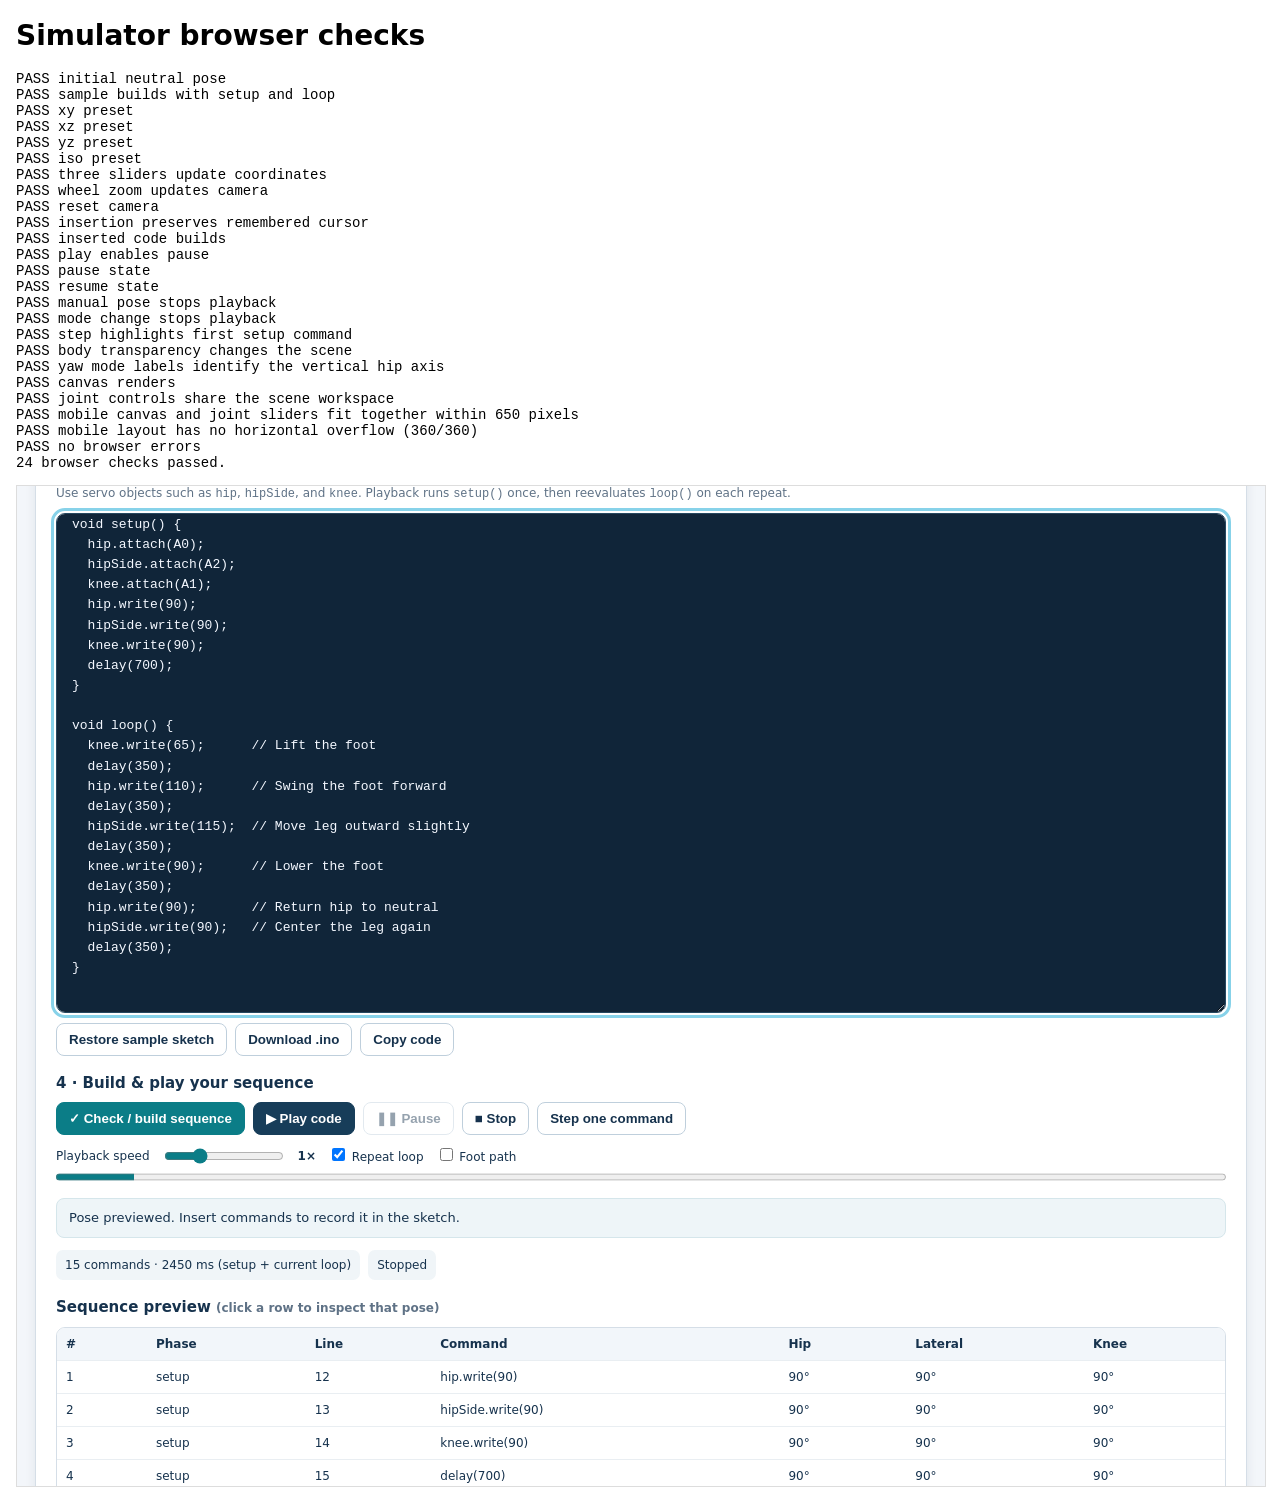
<file: tests/browser.html>
<!doctype html>
<html lang="en"><meta charset="utf-8"><title>Local simulator browser checks</title>
<style>body{font:14px system-ui;margin:16px}iframe{width:100%;height:1000px;border:1px solid #ddd}pre{white-space:pre-wrap}</style>
<h1>Simulator browser checks</h1><pre id="results" data-status="running">Running…</pre>
<iframe id="app" title="Simulator under test"></iframe>
<script>
const results=document.getElementById('results'), frame=document.getElementById('app');
frame.addEventListener('load',async()=>{
  const w=frame.contentWindow, d=w.document, $=id=>d.getElementById(id), checks=[], errors=[];
  w.addEventListener('error',e=>errors.push(e.message));
  const check=(name,ok)=>{if(!ok)throw Error(name);checks.push('PASS '+name);};
  const change=(id,value)=>{ $(id).value=value; $(id).dispatchEvent(new w.Event('input',{bubbles:true})); };
  try{
    check('initial neutral pose', $('footStat').textContent.includes('y 280'));
    $('build').click();
    check('sample builds with setup and loop',d.querySelectorAll('#timeline tbody tr').length===15 && $('status').classList.contains('ok'));
    for(const view of ['xy','xz','yz','iso']){
      d.querySelector('[data-view="'+view+'"]').click();
      check(view+' preset',d.querySelector('[data-view="'+view+'"]').classList.contains('selected'));
    }
    change('hipPitch','110');change('hipSide','115');change('knee','65');
    check('three sliders update coordinates', !$('footStat').textContent.includes('y 280'));
    const scene=$('scene'), r=scene.getBoundingClientRect();
    scene.dispatchEvent(new w.WheelEvent('wheel',{deltaY:-100,clientX:r.left+r.width/2,clientY:r.top+r.height/2,bubbles:true,cancelable:true}));
    check('wheel zoom updates camera', $('cameraState').textContent!=='Zoom 100%');
    $('resetCamera').click();check('reset camera', $('cameraState').textContent==='Zoom 100%');
    const e=$('editor'), pos=e.value.indexOf('  knee.write(65)');
    e.focus();e.setSelectionRange(pos,pos);e.dispatchEvent(new w.Event('select'));
    $('insertAll').focus();$('insertAll').click();
    check('insertion preserves remembered cursor',e.value.slice(pos).startsWith('  hip.write(110);'));
    $('build').click();check('inserted code builds', d.querySelectorAll('#timeline tbody tr').length===19);
    $('play').click();check('play enables pause',!$('pause').disabled);
    $('pause').click();check('pause state', $('pause').textContent.includes('Resume'));
    $('pause').click();check('resume state', $('pause').textContent.includes('Pause'));
    change('hipPitch','120');check('manual pose stops playback',$('pause').disabled);
    $('play').click();$('mode3').value='yaw';$('mode3').dispatchEvent(new w.Event('change'));
    check('mode change stops playback',$('pause').disabled);
    $('resetCode').click();$('build').click();$('step').click();
    check('step highlights first setup command',d.querySelector('#timeline tr.active')?.dataset.index==='0');
    $('showTrail').checked=false;$('showTrail').dispatchEvent(new w.Event('change'));
    const solidImage=scene.toDataURL();$('transparentBody').checked=true;$('transparentBody').dispatchEvent(new w.Event('change'));
    check('body transparency changes the scene',scene.toDataURL()!==solidImage);
    $('transparentBody').checked=false;$('transparentBody').dispatchEvent(new w.Event('change'));
    check('yaw mode labels identify the vertical hip axis',$('sideJointLabel').textContent.includes('yaw')&&$('axisModeLabel').textContent.includes('vertical'));
    check('canvas renders',scene.getContext('2d').getImageData(0,0,scene.width,scene.height).data.some((v,i)=>i%4!==3&&v<100));
    const sceneLayout=d.querySelector('.leg-scene-layout');
    check('joint controls share the scene workspace',sceneLayout.contains($('knee')));
    frame.style.width='360px';
    const layoutBox=sceneLayout.getBoundingClientRect();
    check('mobile canvas and joint sliders fit together within 650 pixels',$('knee').getBoundingClientRect().bottom-layoutBox.top<650);

    check('mobile layout has no horizontal overflow ('+d.documentElement.scrollWidth+'/'+w.innerWidth+')',d.documentElement.scrollWidth<=w.innerWidth);
    frame.style.width='100%';
    check('no browser errors',errors.length===0);
    $('mode3').value='abduction';$('mode3').dispatchEvent(new w.Event('change'));$('neutral').click();$('resetCamera').click();
    results.textContent=checks.join('\n')+'\n'+checks.length+' browser checks passed.';results.dataset.status='passed';
    if(new URLSearchParams(location.search).has('mobile')){
      results.hidden=true;document.querySelector('h1').hidden=true;document.body.style.margin='0';
      frame.style.width='360px';frame.style.height='1800px';frame.style.border='0';
      e.blur();w.scrollTo(0,0);window.scrollTo(0,0);
    }
  }catch(e){results.textContent=checks.join('\n')+'\nFAIL '+e.message+'\n'+errors.join('\n');results.dataset.status='failed';}
});
frame.src='../single-leg.html?test='+Date.now();
</script></html>
</file>
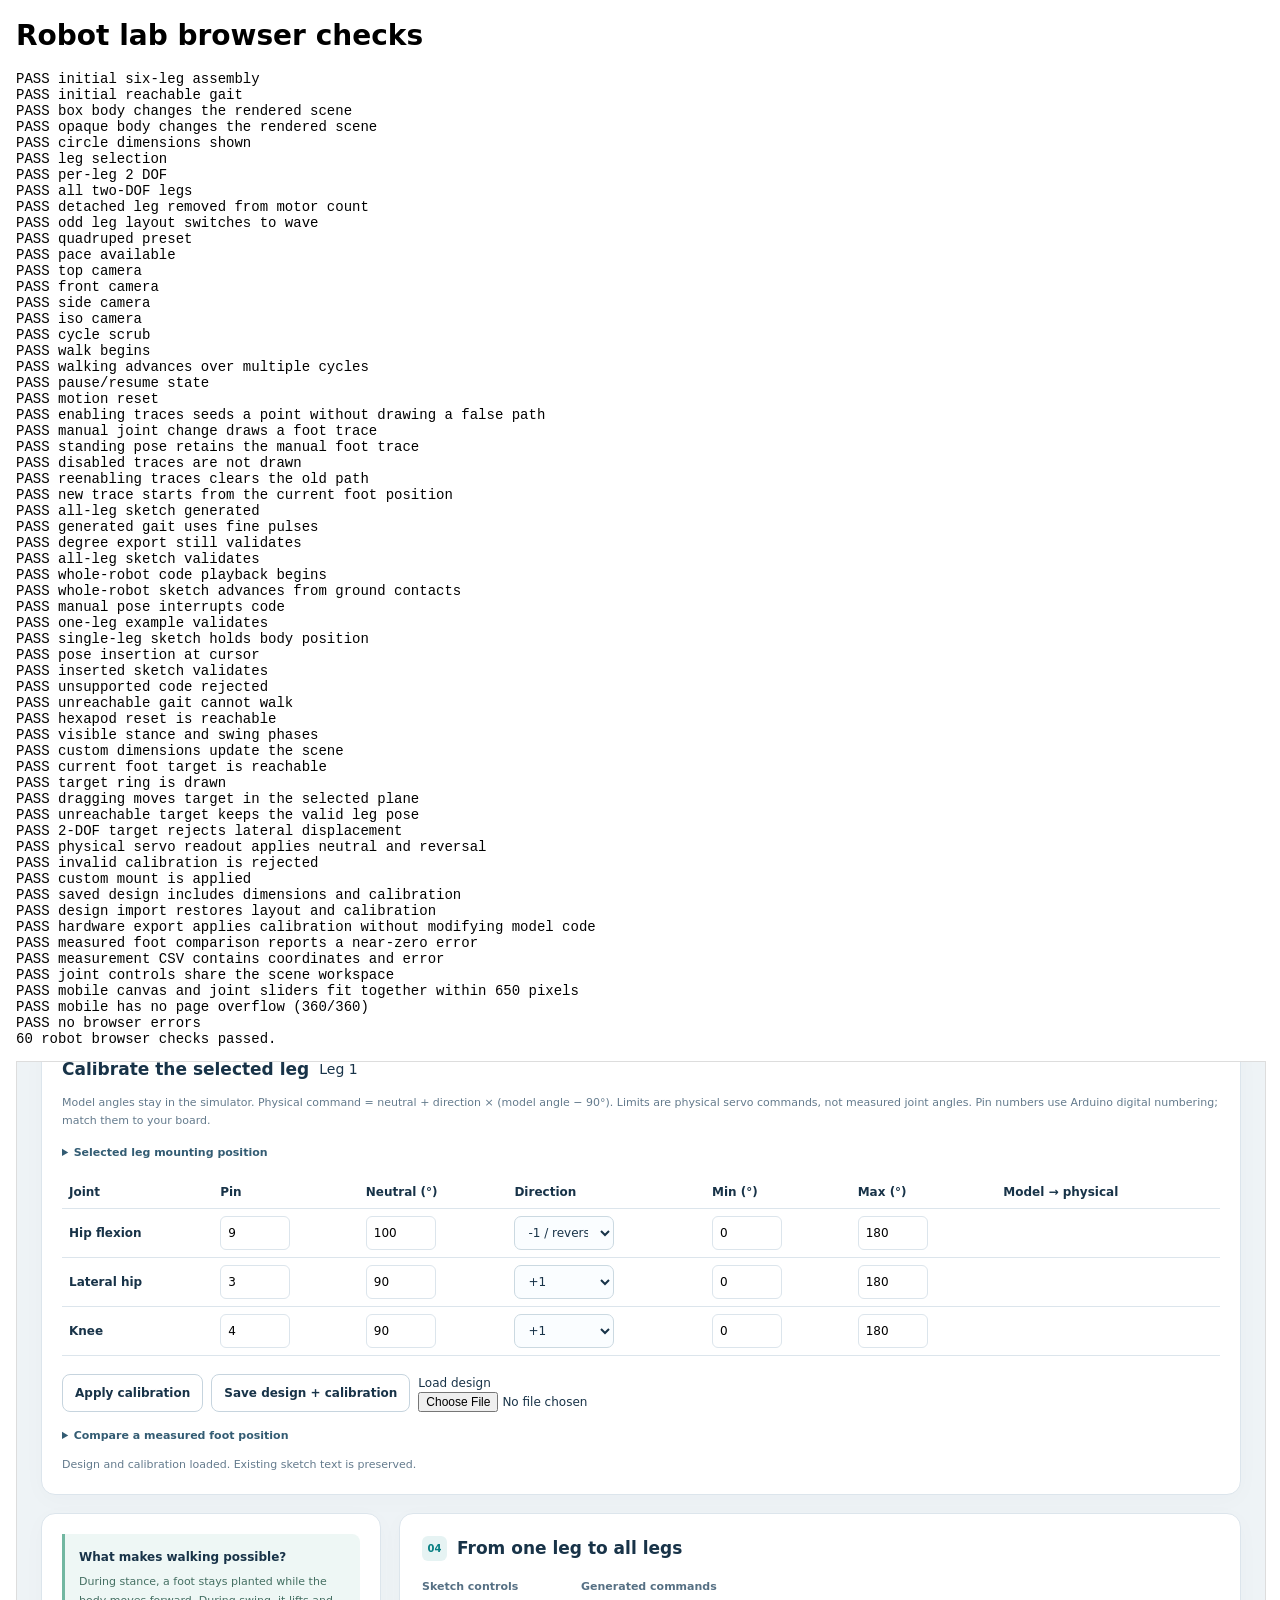
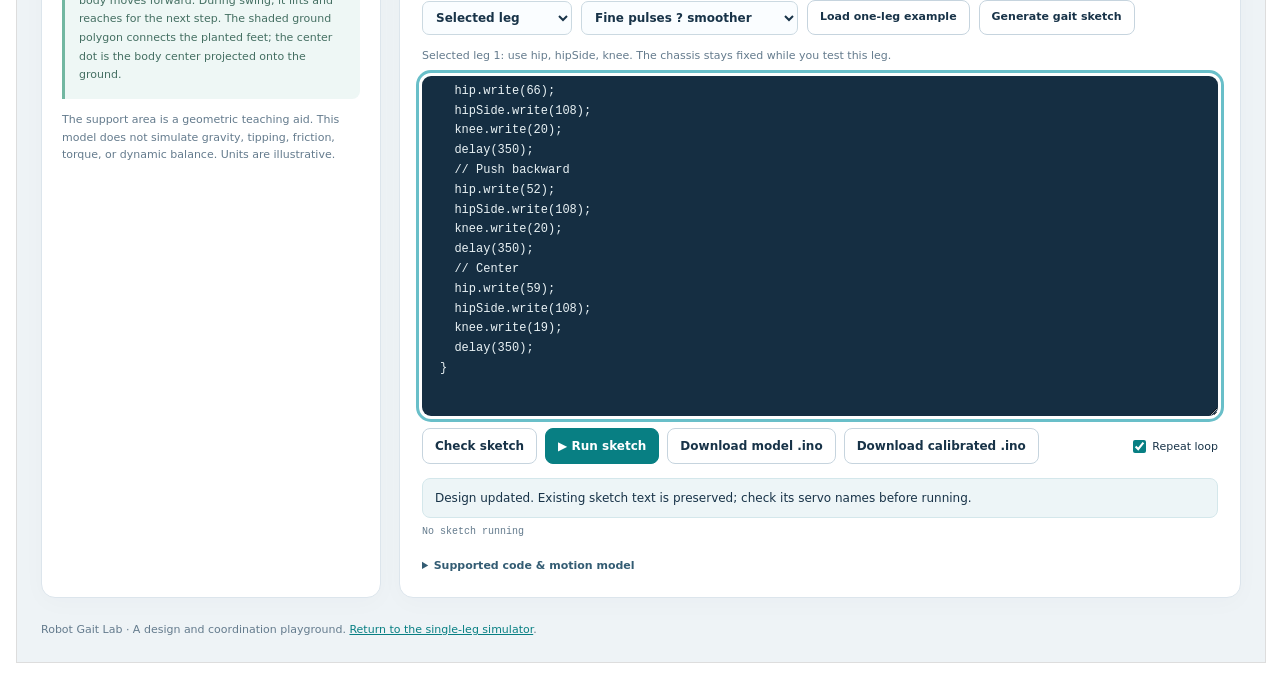
<file: tests/robot-browser.html>
<!doctype html><html lang="en"><meta charset="utf-8"><title>Robot lab browser checks</title>
<style>body{font:14px system-ui;margin:16px}iframe{width:100%;height:1200px;border:1px solid #ddd}pre{white-space:pre-wrap}</style>
<h1>Robot lab browser checks</h1><pre id="results" data-status="running">Running…</pre><iframe id="app" title="Robot lab under test"></iframe>
<script>
const results=document.getElementById('results'),frame=document.getElementById('app');
frame.addEventListener('load',async()=>{
  if(!frame.contentDocument.getElementById('robotScene'))return;
  const w=frame.contentWindow,d=w.document,$=id=>d.getElementById(id),checks=[],errors=[];
  w.addEventListener('error',e=>errors.push(e.message));
  const check=(name,ok)=>{if(!ok)throw Error(name);checks.push('PASS '+name);};
  const change=(id,value,event='change')=>{$(id).value=value;$(id).dispatchEvent(new w.Event(event,{bubbles:true}));};
  try{
    check('initial six-leg assembly',d.querySelectorAll('.mount').length===6);
    check('initial reachable gait',!$('walk').disabled&&$('motorCount').textContent==='18 servos');
    const bodyImage=()=>$('robotScene').toDataURL();
    const plateImage=bodyImage();change('bodyStyle','box');check('box body changes the rendered scene',bodyImage()!==plateImage);
    const transparentImage=bodyImage();$('transparentPlate').checked=false;$('transparentPlate').dispatchEvent(new w.Event('change'));
    check('opaque body changes the rendered scene',bodyImage()!==transparentImage);
    $('transparentPlate').checked=true;$('transparentPlate').dispatchEvent(new w.Event('change'));change('bodyStyle','plate');
    change('plateShape','circle');check('circle dimensions shown',$('rectangleSize').hidden&&!$('circleSize').hidden);
    d.querySelector('[data-leg="3"]').click();check('leg selection',$('selectedLegLabel').textContent==='Leg 3');
    change('selectedDof','2');check('per-leg 2 DOF',$('jointSide').disabled&&$('motorCount').textContent==='17 servos');
    change('allDof','2');$('applyDof').click();check('all two-DOF legs',$('motorCount').textContent==='12 servos');
    const attachment=d.querySelector('[aria-label="Attach leg 2"]');attachment.checked=false;attachment.dispatchEvent(new w.Event('change'));
    check('detached leg removed from motor count',$('motorCount').textContent==='10 servos');
    check('odd leg layout switches to wave',$('gaitType').value==='wave');
    $('presetFour').click();check('quadruped preset',$('legCount').value==='4'&&$('gaitType').value==='trot');
    change('gaitType','pace');check('pace available',$('gaitType').value==='pace');
    for(const view of ['top','front','side','iso']){
      d.querySelector('[data-camera="'+view+'"]').click();check(view+' camera',d.querySelector('[data-camera="'+view+'"]').classList.contains('selected'));
    }
    change('cyclePhase','300','input');check('cycle scrub',$('phaseValue').textContent==='30%'&&d.querySelectorAll('.phase-row').length===4);
    $('walk').click();check('walk begins',!$('pauseMotion').disabled);w.__advance(6000);
    check('walking advances over multiple cycles',parseFloat($('distanceSummary').textContent)>100);
    $('pauseMotion').click();check('pause/resume state',$('pauseMotion').textContent==='Resume');
    $('resetMotion').click();check('motion reset',$('distanceSummary').textContent==='0 units');
    const trailContext=$('robotScene').getContext('2d'),originalStroke=trailContext.stroke;
    trailContext.strokeStyle='#d89a46b0';const traceColor=trailContext.strokeStyle;
    let traceStrokes=0;
    trailContext.stroke=function(...args){if(this.strokeStyle===traceColor)traceStrokes++;return originalStroke.apply(this,args);};
    $('footTrails').checked=true;$('footTrails').dispatchEvent(new w.Event('change'));
    check('enabling traces seeds a point without drawing a false path',traceStrokes===0);
    change('jointHip','80','input');
    check('manual joint change draws a foot trace',traceStrokes>0);
    traceStrokes=0;$('restLeg').click();check('standing pose retains the manual foot trace',traceStrokes>0);
    $('footTrails').checked=false;$('footTrails').dispatchEvent(new w.Event('change'));
    traceStrokes=0;change('jointKnee','50','input');check('disabled traces are not drawn',traceStrokes===0);
    $('footTrails').checked=true;$('footTrails').dispatchEvent(new w.Event('change'));
    check('reenabling traces clears the old path',traceStrokes===0);
    change('jointKnee','60','input');check('new trace starts from the current foot position',traceStrokes>0);
    trailContext.stroke=originalStroke;
    $('footTrails').checked=false;$('footTrails').dispatchEvent(new w.Event('change'));$('resetMotion').click();
    change('codeScope','all');$('generateGait').click();check('all-leg sketch generated',$('robotCode').value.includes('Servo leg4Knee;'));
    check('generated gait uses fine pulses',$('robotCode').value.includes('.writeMicroseconds('));
    change('codePrecision','degrees');$('generateGait').click();$('checkCode').click();check('degree export still validates',$('notice').classList.contains('ok')&&!$('robotCode').value.includes('.writeMicroseconds('));
    change('codePrecision','pulse');$('generateGait').click();
    $('checkCode').click();check('all-leg sketch validates',$('notice').classList.contains('ok'));
    $('runCode').click();check('whole-robot code playback begins',!$('pauseMotion').disabled&&$('sceneMode').textContent.includes('Whole-robot'));
    w.__advance(5000);check('whole-robot sketch advances from ground contacts',parseFloat($('distanceSummary').textContent)>10&&!$('notice').classList.contains('error'));
    change('jointHip','70','input');check('manual pose interrupts code',$('pauseMotion').disabled);
    $('loadExample').click();$('checkCode').click();check('one-leg example validates',$('notice').classList.contains('ok')&&$('codeScope').value==='one');
    const beforeDistance=$('distanceSummary').textContent;$('runCode').click();w.__advance(3200);check('single-leg sketch holds body position',$('distanceSummary').textContent===beforeDistance);$('pauseMotion').click();
    const before=$('robotCode').value,position=before.indexOf('  // Lift');
    $('robotCode').focus();$('robotCode').setSelectionRange(position,position);$('robotCode').dispatchEvent(new w.Event('select'));
    $('insertPose').focus();$('insertPose').click();check('pose insertion at cursor',$('robotCode').value.slice(position).startsWith('  hip.write('));
    $('checkCode').click();check('inserted sketch validates',$('notice').classList.contains('ok'));
    $('robotCode').value='void setup(){} void loop(){for(;;){}}';$('checkCode').click();check('unsupported code rejected',$('notice').classList.contains('error'));
    change('bodyHeight','205','input');change('lift','45','input');check('unreachable gait cannot walk',$('walk').disabled&&$('reachMessage').textContent.includes('cannot reach'));
    $('presetSix').click();$('loadExample').click();change('cyclePhase','300','input');
    check('hexapod reset is reachable',!$('walk').disabled);
    check('visible stance and swing phases',[...d.querySelectorAll('.phase-state')].some(n=>n.textContent==='swing')&&[...d.querySelectorAll('.phase-state')].some(n=>n.textContent==='stance'));
    $('presetFour').click();change('thighLength','160');change('shinLength','130');
    check('custom dimensions update the scene',!$('walk').disabled&&$('thighLength').value==='160');
    $('enableTarget').click();check('current foot target is reachable',$('targetStatus').textContent.startsWith('Reachable'));
    const ctx=$('robotScene').getContext('2d'),originalArc=ctx.arc;let targetScreen=null;
    ctx.arc=function(x,y,r,...args){if(r===13&&this.strokeStyle==='#087f83')targetScreen={x,y};return originalArc.call(this,x,y,r,...args);};
    $('enableTarget').click();check('target ring is drawn',!!targetScreen);
    const targetCanvas=$('robotScene'),capture=targetCanvas.setPointerCapture;targetCanvas.setPointerCapture=()=>{};
    const rect=targetCanvas.getBoundingClientRect(),oldX=Number($('targetX').value),oldZ=$('targetZ').value;
    const event=(type,x,y)=>targetCanvas.dispatchEvent(new w.PointerEvent(type,{pointerId:77,button:0,clientX:rect.left+x,clientY:rect.top+y,bubbles:true}));
    const start={...targetScreen};event('pointerdown',start.x,start.y);event('pointermove',start.x+3,start.y-2);event('pointerup',start.x+3,start.y-2);
    check('dragging moves target in the selected plane',Number($('targetX').value)!==oldX&&$('targetZ').value===oldZ&&$('targetStatus').textContent.startsWith('Reachable'));
    targetCanvas.setPointerCapture=capture;ctx.arc=originalArc;
    const validHip=$('jointHip').value,validKnee=$('jointKnee').value;change('targetY','900');$('applyTarget').click();
    check('unreachable target keeps the valid leg pose',$('targetStatus').textContent.includes('Unreachable')&&$('jointHip').value===validHip&&$('jointKnee').value===validKnee);
    $('enableTarget').click();change('selectedDof','2');$('enableTarget').click();change('targetX','0');$('applyTarget').click();
    check('2-DOF target rejects lateral displacement',$('targetStatus').textContent.includes('Unreachable'));
    change('selectedDof','3');$('enableTarget').click();
    const cal=(key,field)=>d.querySelector('[data-joint="'+key+'"] [data-field="'+field+'"]');
    cal('hip','neutral').value='100';cal('hip','direction').value='-1';cal('hip','pin').value='9';$('applyCalibration').click();
    check('physical servo readout applies neutral and reversal',Math.abs(parseFloat($('physical-hip').textContent.split('->')[1])-(190-parseFloat($('physical-hip').textContent)))<.2);
    cal('hip','min').value='110';$('applyCalibration').click();check('invalid calibration is rejected',$('calibrationStatus').textContent.includes('neutral inside'));
    cal('hip','min').value='0';$('applyCalibration').click();
    let savedBlob;const createURL=w.URL.createObjectURL,anchorClick=w.HTMLAnchorElement.prototype.click;
    w.URL.createObjectURL=blob=>{savedBlob=blob;return 'blob:test';};w.HTMLAnchorElement.prototype.click=function(){};
    change('mountX','120');change('mountZ','80');$('applyMount').click();
    check('custom mount is applied',$('calibrationStatus').textContent.includes('Custom mount')&&$('mountX').value==='120.0');
    $('saveDesign').click();const saved=await savedBlob.text(),design=JSON.parse(saved);
    check('saved design includes dimensions and calibration',design.config.thigh===160&&design.calibration['1.hip'].neutral===100&&design.legs[0].customMount&&design.legs[0].x===120);
    $('presetSix').click();const transfer=new w.DataTransfer();transfer.items.add(new w.File([saved],'design.json',{type:'application/json'}));$('loadDesign').files=transfer.files;await $('loadDesign').onchange();
    check('design import restores layout and calibration',$('legCount').value==='4'&&$('thighLength').value==='160'&&cal('hip','neutral').value==='100'&&$('mountX').value==='120.0');
    $('loadExample').click();const originalModel=$('robotCode').value;$('downloadHardware').click();
    check('hardware export applies calibration without modifying model code',(await savedBlob.text()).includes('writeCalibrated(hip,')&&$('robotCode').value===originalModel);
    $('enableTarget').click();for(const axis of ['X','Y','Z'])change('measured'+axis,$('target'+axis).value);
    $('captureMeasurement').click();check('measured foot comparison reports a near-zero error',/position error 0\.0[0-9]/.test($('measurementStatus').textContent));
    $('downloadMeasurements').click();check('measurement CSV contains coordinates and error',(await savedBlob.text()).includes('sim_x,sim_y,sim_z,measured_x'));
    w.URL.createObjectURL=createURL;w.HTMLAnchorElement.prototype.click=anchorClick;
    $('presetSix').click();
    const sceneLayout=d.querySelector('.scene-and-joints');
    check('joint controls share the scene workspace',sceneLayout.contains($('jointKnee')));
    frame.style.width='360px';
    const layoutBox=sceneLayout.getBoundingClientRect();
    check('mobile canvas and joint sliders fit together within 650 pixels',$('jointKnee').getBoundingClientRect().bottom-layoutBox.top<650);

    check('mobile has no page overflow ('+d.documentElement.scrollWidth+'/'+w.innerWidth+')',d.documentElement.scrollWidth<=w.innerWidth);
    frame.style.width='100%';check('no browser errors',errors.length===0);
    results.textContent=checks.join('\n')+'\n'+checks.length+' robot browser checks passed.';results.dataset.status='passed';
    const params=new URLSearchParams(location.search);
    if(params.has('codeTrail')){
      $('presetFour').click();change('codeScope','all');change('codePrecision','pulse');$('generateGait').click();
      $('footTrails').checked=true;$('footTrails').dispatchEvent(new w.Event('change'));d.querySelector('[data-camera="side"]').click();
      $('runCode').click();w.__advance(10000);$('pauseMotion').click();
    }
    if(params.has('design')){d.querySelector('.target-controls').open=true;$('enableTarget').click();}
    if(params.has('box')){change('bodyStyle','box');$('transparentPlate').checked=false;$('transparentPlate').dispatchEvent(new w.Event('change'));}
    if(params.has('screenshot')){
      results.hidden=true;document.querySelector('h1').hidden=true;document.body.style.margin='0';frame.style.border='0';
      frame.style.width=params.has('mobile')?'360px':'100%';frame.style.height='1800px';
      d.activeElement?.blur();w.scrollTo(0,0);window.scrollTo(0,0);
    }
  }catch(e){results.textContent=checks.join('\n')+'\nFAIL '+e.message+'\n'+errors.join('\n');results.dataset.status='failed';}
});
fetch('../index.html').then(r=>r.text()).then(html=>{
  const base=new URL('../',location.href).href;
  const clock='<script>window.__clock={time:100,callback:null};window.requestAnimationFrame=cb=>{window.__clock.callback=cb;return 1;};window.__advance=ms=>{for(let elapsed=0;elapsed<ms;elapsed+=20){window.__clock.time+=20;const cb=window.__clock.callback;if(cb)cb(window.__clock.time);}};<\/script>';
  frame.srcdoc=html.replace('<head>','<head><base href="'+base+'">'+clock);
}).catch(e=>{results.textContent=e.message;results.dataset.status='failed';});
</script></html>
</file>
<file: robot.css>
:root{--ink:#183348;--muted:#647b8d;--teal:#087f83;--purple:#7961a8;--orange:#ee944a;--line:#dce5ec;--paper:#fff;--bg:#eef3f6;--green:#208b70}
*{box-sizing:border-box}body{margin:0;background:var(--bg);color:var(--ink);font:14px/1.5 system-ui,-apple-system,Segoe UI,sans-serif}button,input,select,textarea{font:inherit}button,a,input,select,summary{touch-action:manipulation}button{border:1px solid #c6d4de;border-radius:8px;background:white;color:var(--ink);font-size:12px;font-weight:650;padding:8px 12px;cursor:pointer}button:hover{border-color:var(--teal);background:#f1fafa}button:disabled{opacity:.4;cursor:not-allowed}button.selected,button.primary{background:var(--teal);border-color:var(--teal);color:white}button.primary:hover{background:#076b6f}button:focus-visible,input:focus-visible,select:focus-visible,textarea:focus-visible,a:focus-visible,summary:focus-visible{outline:3px solid #69bfc9;outline-offset:3px}a{color:var(--teal)}h1,h2,h3,p{margin:0}h2{font-size:17px}h3{font-size:13px}p+p{margin-top:8px}[hidden]{display:none!important}
.site-header{max-width:1600px;margin:auto;padding:28px 28px 24px;display:flex;justify-content:space-between;gap:20px;align-items:center}.eyebrow{color:var(--teal);font-size:10px;letter-spacing:2px;font-weight:800;margin-bottom:6px}h1{font-size:clamp(23px,2.3vw,34px);letter-spacing:-.9px;line-height:1.15}.site-header p{color:var(--muted);margin-top:9px;font-size:13px}.nav-link{white-space:nowrap;font-size:12px;border-bottom:1px solid #90b8c2;text-decoration:none;padding:5px 0}
main{max-width:1600px;margin:auto;padding:0 24px 24px}.workspace{display:grid;grid-template-columns:278px minmax(0,1fr);gap:18px;align-items:start}.card{background:var(--paper);border:1px solid var(--line);border-radius:14px;box-shadow:0 5px 24px #18334806;min-width:0;overflow:hidden}.designer{padding:20px}.section-heading{display:flex;gap:10px;align-items:center;margin-bottom:18px}.step{font-size:10px;font-weight:800;display:grid;place-items:center;background:#e6f3f3;border-radius:6px;color:var(--teal);width:25px;height:25px;flex:none}.preset-row,.two-fields{display:grid;grid-template-columns:1fr 1fr;gap:10px}.preset-row{margin-bottom:18px}.field{display:flex;flex-direction:column;gap:5px;font-size:11px;font-weight:650;color:#567084;margin:13px 0}.field input,.field select,select{min-width:0;width:100%;border:1px solid #cbd9e1;background:#fafdff;border-radius:7px;color:var(--ink);padding:8px 9px;font-size:12px}.wide{width:100%}.subtle{background:#f5f9fb;font-size:11px}.slider-field{display:block;margin:16px 0;font-size:12px}.slider-field>span{display:flex;justify-content:space-between;gap:10px;align-items:center}.slider-field output{font-weight:700;color:var(--teal);font-variant-numeric:tabular-nums}.slider-field input{width:100%;margin:10px 0 0;accent-color:var(--teal);cursor:pointer}.mini-heading{display:flex;justify-content:space-between;align-items:center;margin:20px 0 10px}.mini-heading>span{font-size:10px;color:var(--muted)}.mount-list{display:grid;grid-template-columns:1fr 1fr;gap:7px}.mount{display:flex;align-items:center;gap:6px;border:1px solid var(--line);border-radius:8px;padding:5px}.mount.selected{border-color:#d6a63b;background:#fffaf0}.mount input{accent-color:var(--teal);margin:0 0 0 3px}.mount button{padding:4px;border:0;background:transparent;flex:1;text-align:left;font-size:11px}.mount small{font-size:9px;font-weight:400;color:var(--muted);display:block}.hint{color:var(--muted);font-size:11px;margin-top:12px;line-height:1.6}details{font-size:11px;color:var(--muted);margin-top:16px}summary{cursor:pointer;color:#335c73;font-weight:650}details p{margin-top:8px;line-height:1.65}
.stage-toolbar{display:flex;justify-content:space-between;align-items:center;gap:12px;padding:12px 16px;border-bottom:1px solid var(--line);font-size:11px;flex-wrap:wrap}.view-buttons{display:flex;gap:5px;flex-wrap:wrap}.view-buttons button{font-size:11px;padding:6px 11px}.stage-toolbar input,.scene-options input,.playback-row input,.code-actions input{accent-color:var(--teal);vertical-align:middle}.canvas-wrap{position:relative;background:#f6fafc}#robotScene{width:100%;height:510px;display:block;touch-action:none;cursor:grab}.scene-tag{position:absolute;left:18px;top:17px;display:flex;align-items:center;gap:6px;font-size:10px;letter-spacing:.3px;color:#4b6d80;background:#ffffffd9;padding:5px 9px;border-radius:20px;pointer-events:none}.live-dot{width:6px;height:6px;border-radius:50%;background:#087f83}.scene-legend{position:absolute;bottom:16px;left:18px;display:flex;gap:14px;font-size:10px;background:#ffffffdc;border-radius:8px;padding:6px 9px;pointer-events:none}.scene-legend span{display:flex;align-items:center;gap:5px}.scene-legend i{width:7px;height:7px;border-radius:50%;display:inline-block}.stance-dot{background:#208b70}.swing-dot{background:#ee944a}.selected-dot{background:#d4a034}.scene-options{display:flex;gap:12px;justify-content:space-between;padding:10px 16px;background:#f8fbfd;border-top:1px solid var(--line);font-size:10px;color:var(--muted);flex-wrap:wrap}.scene-options>div{display:flex;gap:12px}.readouts{display:grid;grid-template-columns:repeat(4,1fr);gap:12px;padding:17px 20px;border-top:1px solid var(--line)}.readouts div>span{display:block;font-size:8px;letter-spacing:.9px;color:var(--muted);font-weight:700}.readouts strong{font-size:12px;font-weight:650;margin-top:4px;display:block;line-height:1.3}.gait-console{padding:20px;border-top:1px solid var(--line)}.model-chip{font-size:9px;font-weight:650;color:var(--muted);background:#eff4f7;padding:3px 7px;border-radius:20px;margin-left:auto}.gait-controls{display:grid;grid-template-columns:1.4fr 1fr 1fr 1fr;gap:22px;align-items:center}.gait-controls .field,.gait-controls .slider-field{margin:0}.playback-row{display:flex;align-items:center;gap:9px;flex-wrap:wrap;margin:20px 0}.playback-row label{font-size:11px;color:var(--muted);margin-left:5px}.phase-control{display:flex;gap:12px;align-items:center;font-size:10px;color:var(--muted);margin:14px 0}.phase-control input{flex:1;min-width:50px;accent-color:var(--teal)}.phase-control output{width:35px;font-variant-numeric:tabular-nums}.phase-tracks{display:grid;grid-template-columns:repeat(3,minmax(0,1fr));gap:8px 16px}.phase-row{display:flex;align-items:center;gap:6px;font-size:9px}.phase-row b{font-size:10px;width:20px}.phase-track{flex:1;height:7px;border-radius:8px;position:relative;background:linear-gradient(to right,#a3d4c3 64%,#f6d1af 64%)}.phase-track i{position:absolute;top:-3px;width:3px;height:13px;background:#254e64;border-radius:2px;transform:translateX(-1px)}.phase-state{width:34px;color:var(--muted)}.reach-message{font-size:11px;margin-top:12px;color:#9d5c20;min-height:17px}
.bench-grid{display:grid;grid-template-columns:340px minmax(0,1fr);gap:18px;margin-top:18px}.joint-panel,.code-panel{padding:22px}.selected-heading{display:flex;align-items:center;justify-content:space-between;margin:4px 0 16px}.compact{margin:0}.selected-heading select{width:90px}.button-row{display:flex;flex-wrap:wrap;gap:8px;margin-top:18px}.teaching-note{background:#eef7f5;border-left:3px solid #72b7a1;padding:14px;border-radius:0 8px 8px 0;font-size:12px;margin-top:25px}.teaching-note p{font-size:11px;color:#446f62;margin-top:7px;line-height:1.7}.code-toolbar{display:flex;gap:9px;align-items:end;flex-wrap:wrap}.code-toolbar .field{min-width:150px}.code-toolbar button{font-size:11px}#robotCode{display:block;width:100%;min-height:340px;resize:vertical;background:#152e42;color:#e9f2f5;border:0;border-radius:9px;padding:18px;font:12px/1.65 ui-monospace,Consolas,monospace;tab-size:2;white-space:pre;margin-top:12px;overflow:auto}.code-actions{display:flex;gap:8px;align-items:center;flex-wrap:wrap;margin-top:12px}.code-actions label{font-size:11px;margin-left:auto}.notice{margin-top:14px;padding:10px 12px;background:#edf5f7;border:1px solid #d4e7eb;border-radius:8px;font-size:12px;line-height:1.5}.notice.error{background:#fff3e8;border-color:#edc396;color:#8b4817}.notice.ok{background:#edf7f1;border-color:#c0deca;color:#296045}.code-line{font:10px ui-monospace,Consolas,monospace;color:var(--muted);margin-top:8px;min-height:16px}footer{max-width:1600px;margin:0 auto;padding:0 24px 24px;color:var(--muted);font-size:11px}
@media(min-width:1450px){#robotScene{height:560px}.workspace{grid-template-columns:300px minmax(0,1fr)}}
@media(max-width:1050px){.workspace{grid-template-columns:240px minmax(0,1fr)}.designer{padding:16px}.gait-controls{grid-template-columns:1fr 1fr;gap:18px}.readouts{grid-template-columns:1fr 1fr}.phase-tracks{grid-template-columns:1fr 1fr}.bench-grid{grid-template-columns:280px minmax(0,1fr)}.stage-toolbar{padding:10px}.scene-options>span{display:none}#robotScene{height:460px}}
@media(max-width:750px){.site-header{padding:22px 16px;align-items:start;flex-direction:column;gap:9px}main{padding:0 12px 18px}.workspace,.bench-grid{grid-template-columns:1fr}.designer{display:grid;grid-template-columns:1fr 1fr;gap:0 16px;padding:16px}.designer .section-heading,.designer .mini-heading,.designer .mount-list,.designer>.hint,.designer>details{grid-column:1/-1}.designer .section-heading{margin-bottom:12px}.preset-row{grid-column:1/-1}.designer>.two-fields{grid-column:1/-1}.designer>.wide{align-self:center}.designer>.slider-field{grid-column:1/-1}.mount-list{grid-template-columns:repeat(4,1fr)}#robotScene{height:420px}.gait-console{padding:16px}.phase-tracks{grid-template-columns:repeat(2,minmax(0,1fr))}.readouts{padding:14px 16px}.joint-panel,.code-panel{padding:18px}.bench-grid{gap:14px;margin-top:14px}.model-chip{font-size:8px}.scene-legend{gap:9px;font-size:9px;left:10px}.scene-tag{left:10px;top:10px}.code-actions label{margin-left:0}.code-toolbar .field{width:100%}footer{padding:0 16px 20px}}
@media(max-width:380px){.mount-list{grid-template-columns:repeat(3,1fr)}.gait-controls{gap:12px}.section-heading h2{font-size:15px}.model-chip{display:none}button{padding:8px 9px}}

/* Keep the selected leg controls in the same visual workspace as the robot. */
.scene-and-joints{display:grid;grid-template-columns:minmax(0,1fr) 230px;min-width:0}
.scene-and-joints .canvas-wrap{min-width:0}
.scene-and-joints #robotScene{height:clamp(420px,60vh,560px)}
.scene-and-joints .joint-panel{padding:16px;border-left:1px solid var(--line);background:#fbfdfd}
.scene-and-joints .section-heading{margin-bottom:12px}
.scene-and-joints .slider-field{margin:12px 0}
.scene-and-joints .selected-heading{margin-bottom:10px}
.learning-panel{padding:20px}.learning-panel .teaching-note{margin-top:0}
@media(max-width:1150px){.scene-and-joints{grid-template-columns:1fr}.scene-and-joints #robotScene{height:320px}.scene-and-joints .joint-panel{border-left:0;border-top:1px solid var(--line)}.scene-and-joints .joint-panel .hint{display:none}.scene-and-joints .joint-panel .section-heading{margin-bottom:6px}.scene-and-joints .slider-field{margin:6px 0}.scene-and-joints .slider-field input{margin-top:4px}.scene-and-joints .button-row{margin-top:8px}}
@media(max-width:750px){.scene-and-joints #robotScene{height:240px}.scene-and-joints .joint-panel{padding:12px}.scene-and-joints .selected-heading{margin:0 0 6px}}

.hardware-panel{padding:20px;margin-top:18px}.hardware-panel .section-heading{margin-bottom:8px}.calibration-scroll{overflow:auto}.calibration-table{width:100%;border-collapse:collapse;font-size:12px;margin-top:14px}.calibration-table th,.calibration-table td{text-align:left;padding:7px;border-bottom:1px solid var(--line)}.calibration-table input{width:70px;padding:7px;border:1px solid var(--line);border-radius:6px}.calibration-table select{width:100px}.target-fields{display:grid;grid-template-columns:repeat(3,minmax(0,1fr));gap:6px;margin:10px 0}.target-fields input{width:100%;min-width:0;padding:5px;border:1px solid var(--line);border-radius:5px}.target-controls button{font-size:11px;margin-top:6px}.target-controls .hint{display:block!important}.import-label{font-size:12px}.import-label input{display:block;max-width:220px}.scene-and-joints .joint-panel{max-height:560px;overflow:auto}@media(max-width:1150px){.scene-and-joints .joint-panel{max-height:none}.target-controls[open]{max-height:260px;overflow:auto}}

.hardware-panel .button-row input[type=number]{width:85px;padding:7px;border:1px solid var(--line);border-radius:6px}

.joint-panel:has(.target-controls[open]) #jointHint{display:none}.joint-panel:has(.target-controls[open]) .slider-field{margin:6px 0}.joint-panel:has(.target-controls[open]) .slider-field input{margin-top:4px}.joint-panel:has(.target-controls[open]) .section-heading{margin-bottom:8px}.joint-panel:has(.target-controls[open]) .target-controls{margin-top:8px}.target-controls .field{margin:6px 0}.target-controls .hint{margin-top:6px;line-height:1.4}
</file>
